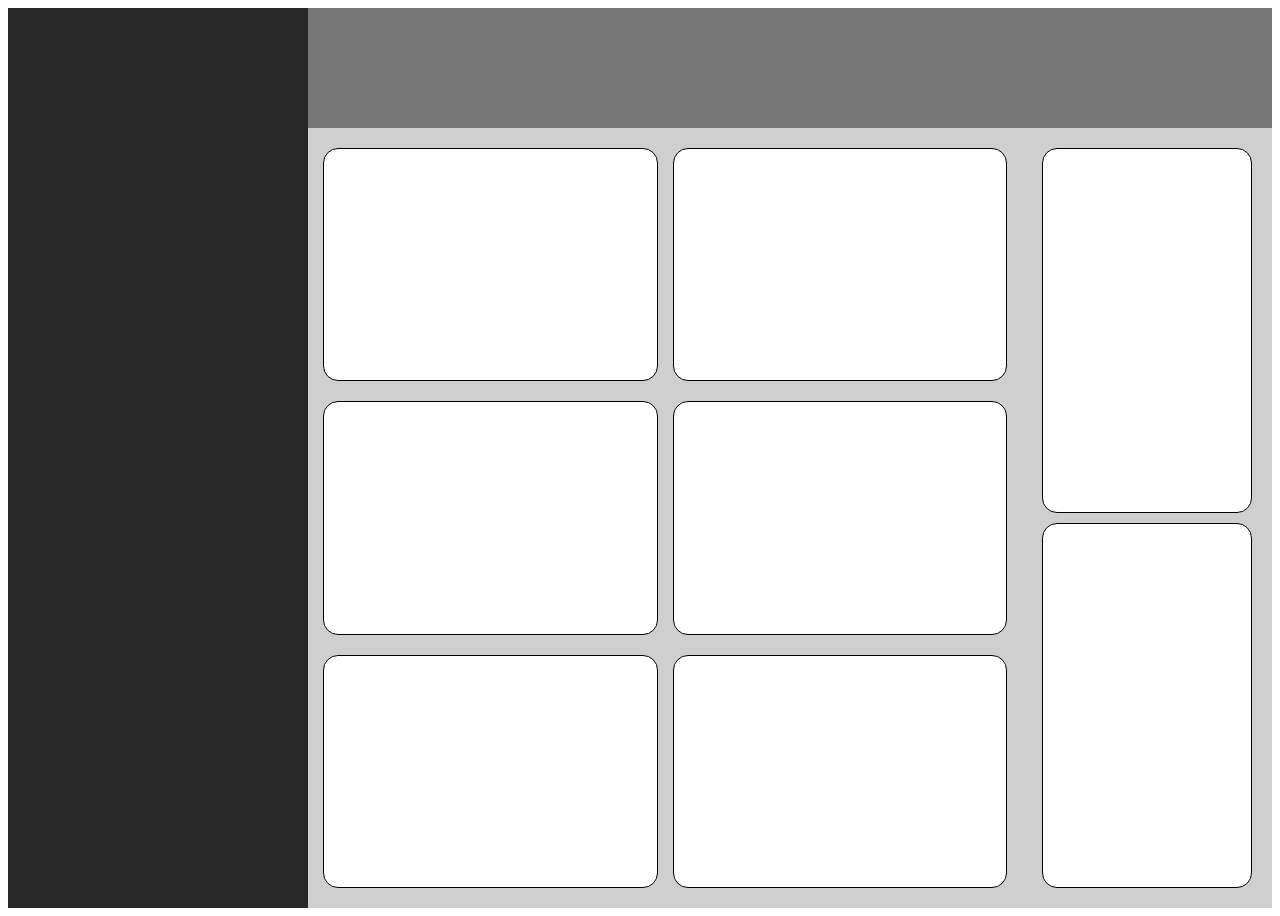
<file: Admin Dashbord/index.html>
<!DOCTYPE html>
<html lang="en">
<head>
    <meta charset="UTF-8">
    <meta http-equiv="X-UA-Compatible" content="IE=edge">
    <meta name="viewport" content="width=device-width, initial-scale=1.0">
    <title>Document</title>
    <link rel="stylesheet" href="style.css">
</head>
<body>
    <div class="grid-container">
        <header class="header"></header>
        <section class="side"></section>
        <section class="main">
            <div class="left">
                <div class="card card1"></div>
                <div class="card card2"></div>
                <div class="card card3"></div>
                <div class="card card4"></div>
                <div class="card card5"></div>
                <div class="card card6"></div>
            </div>
            <div class="right">
                <div class="card"></div>
                <div class="card"></div>
            </div>
        </section>
    </div>
</body>
</html>
</file>
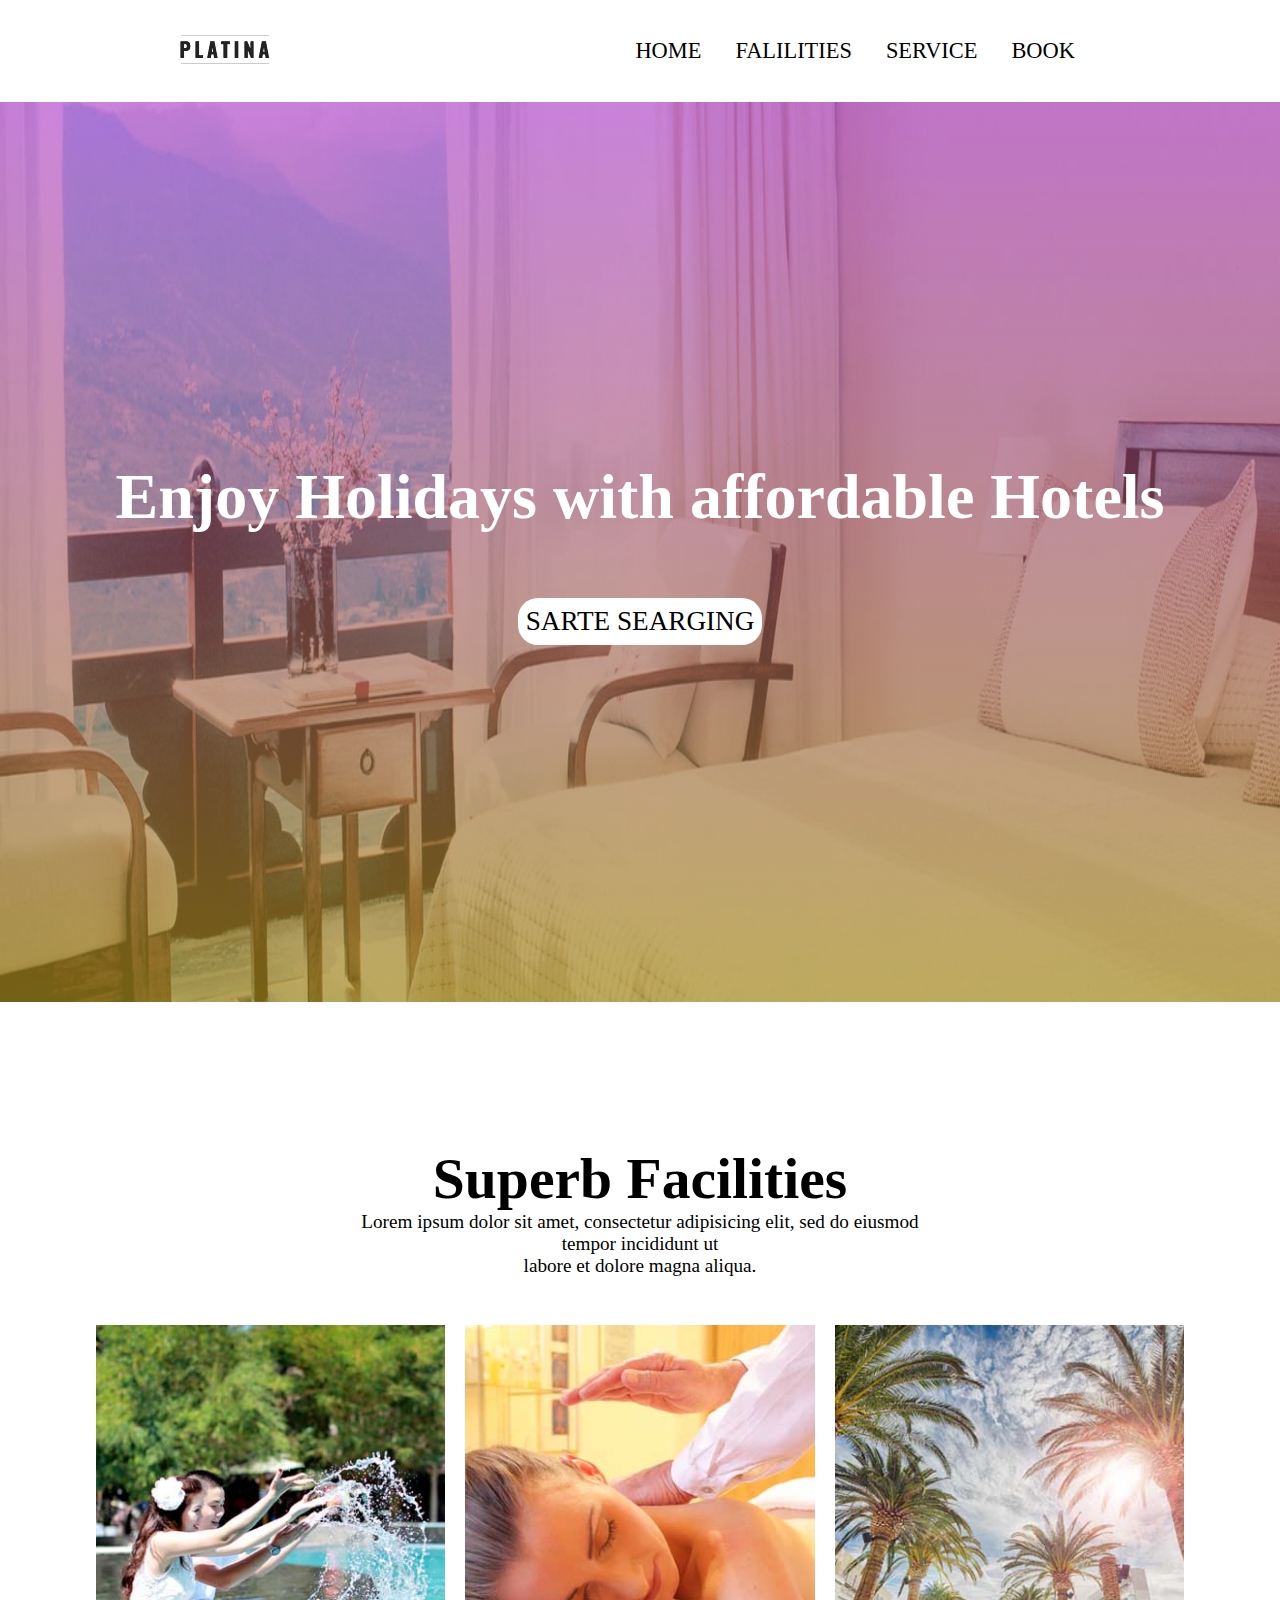
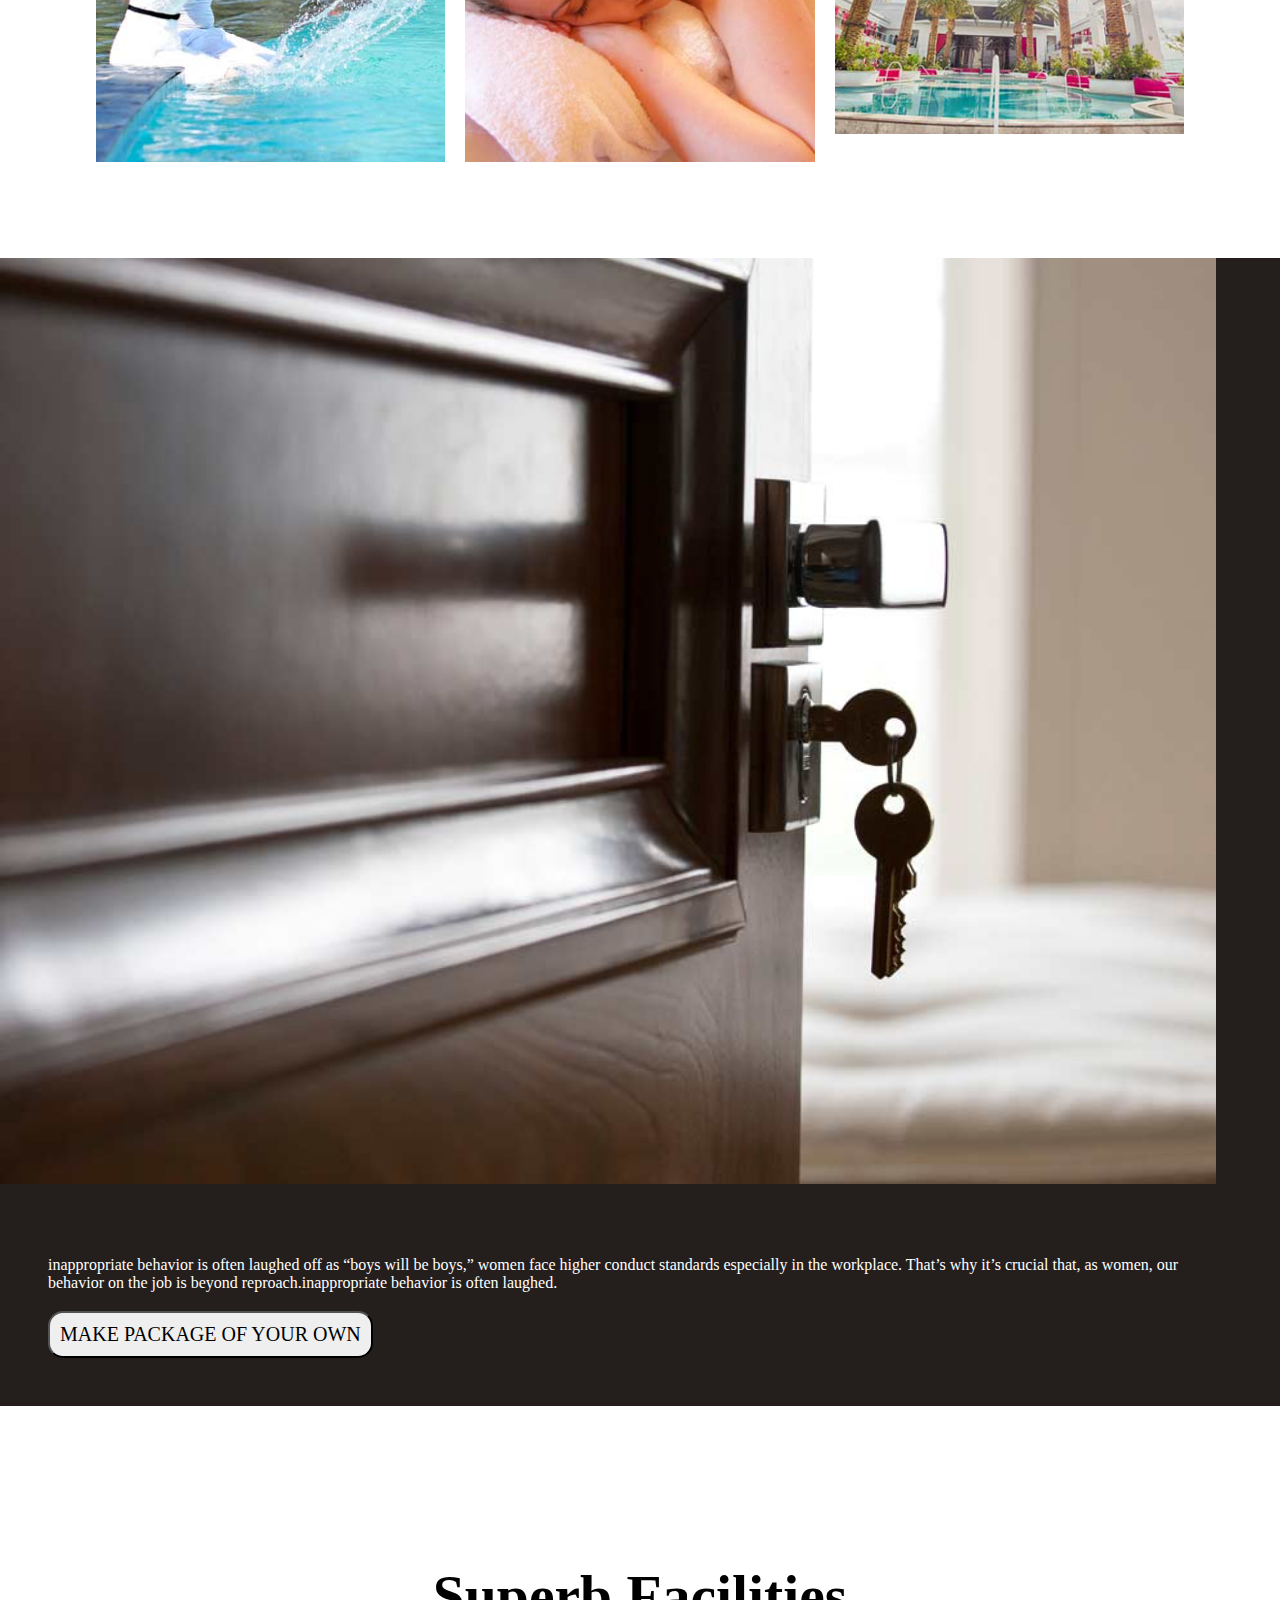
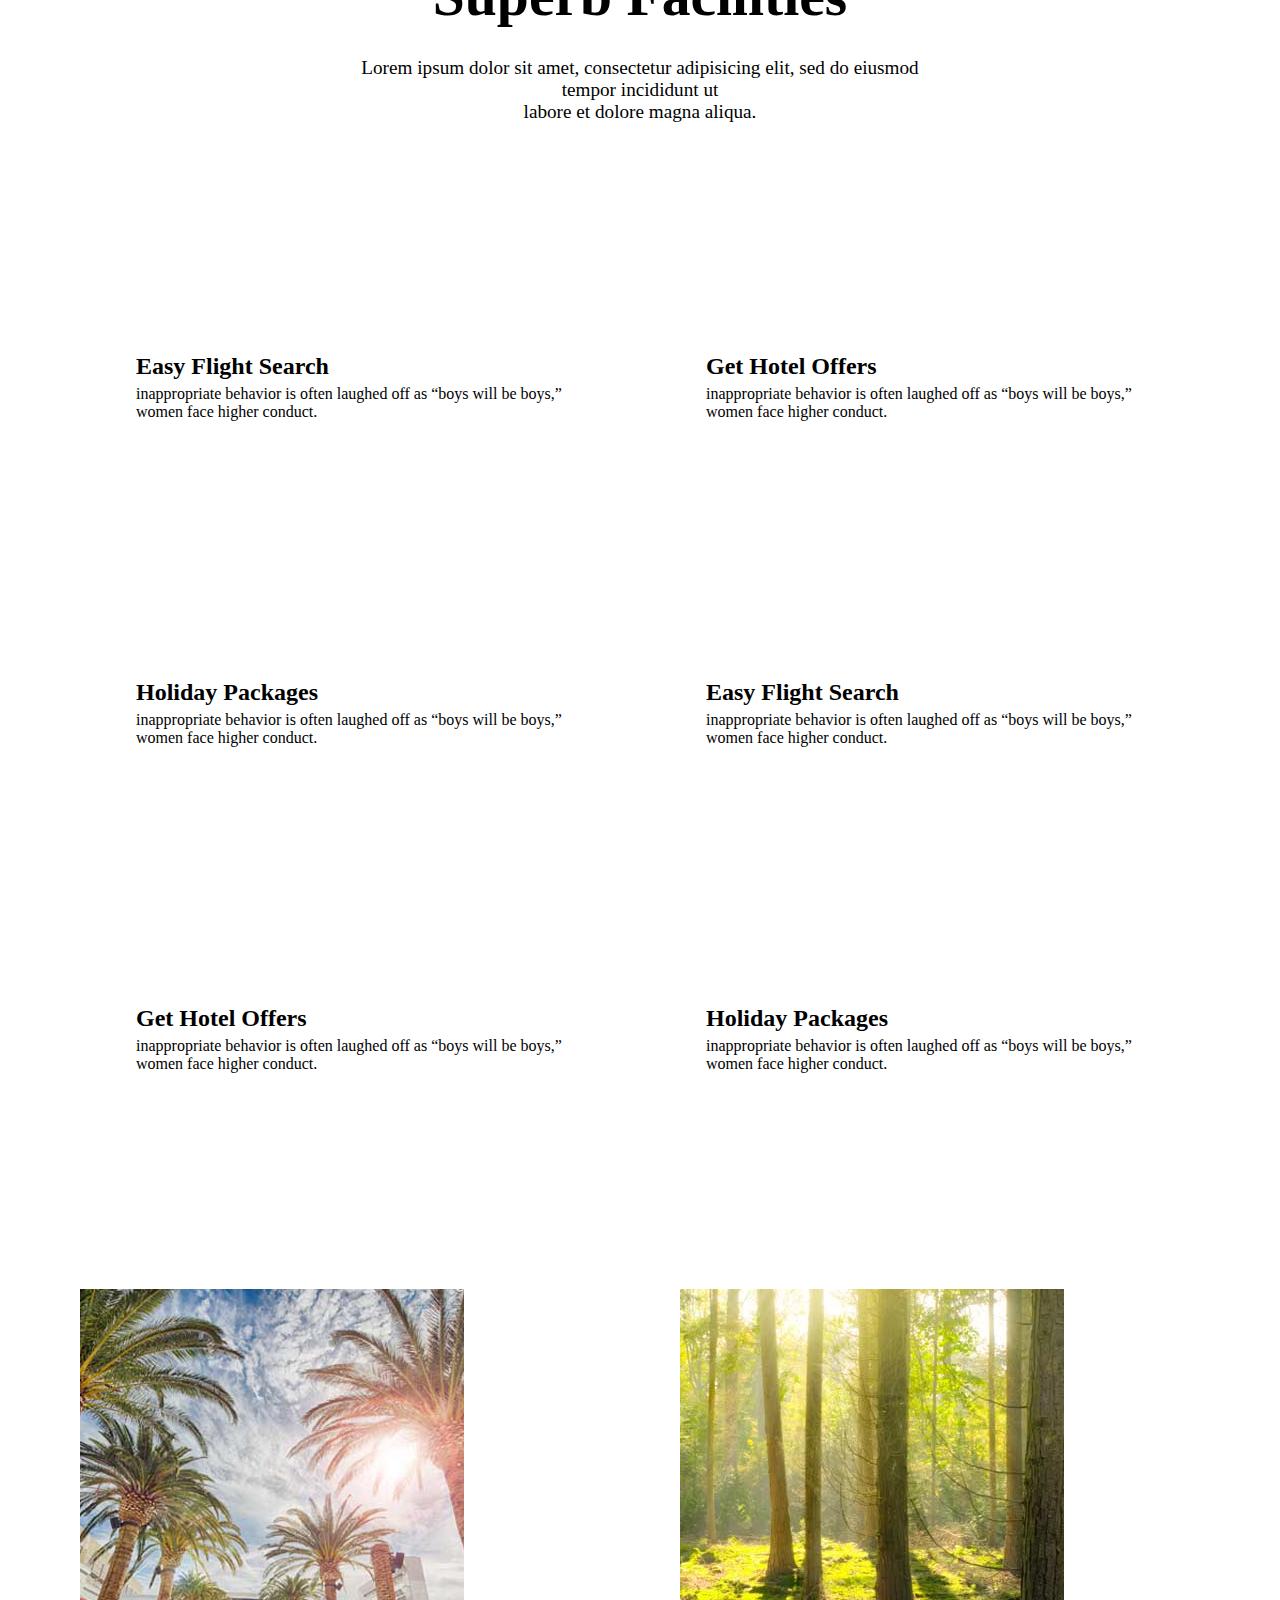
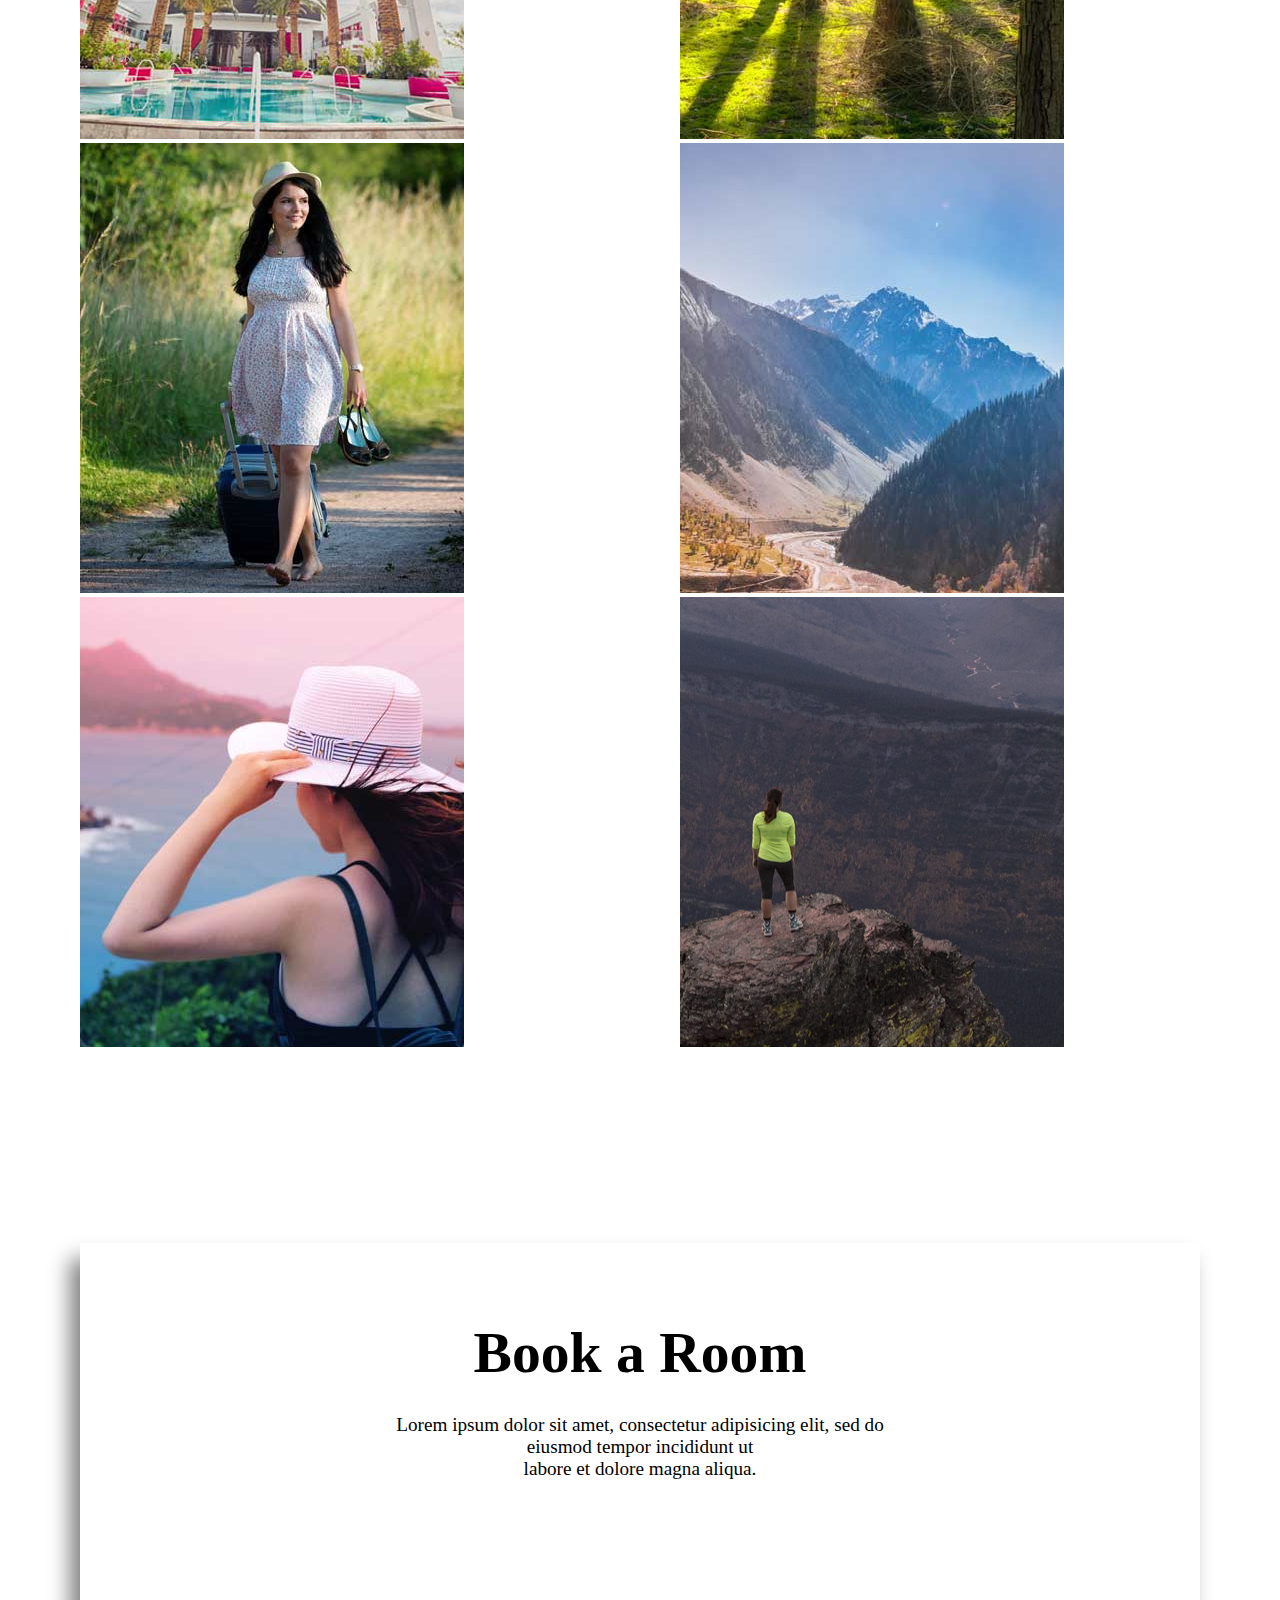
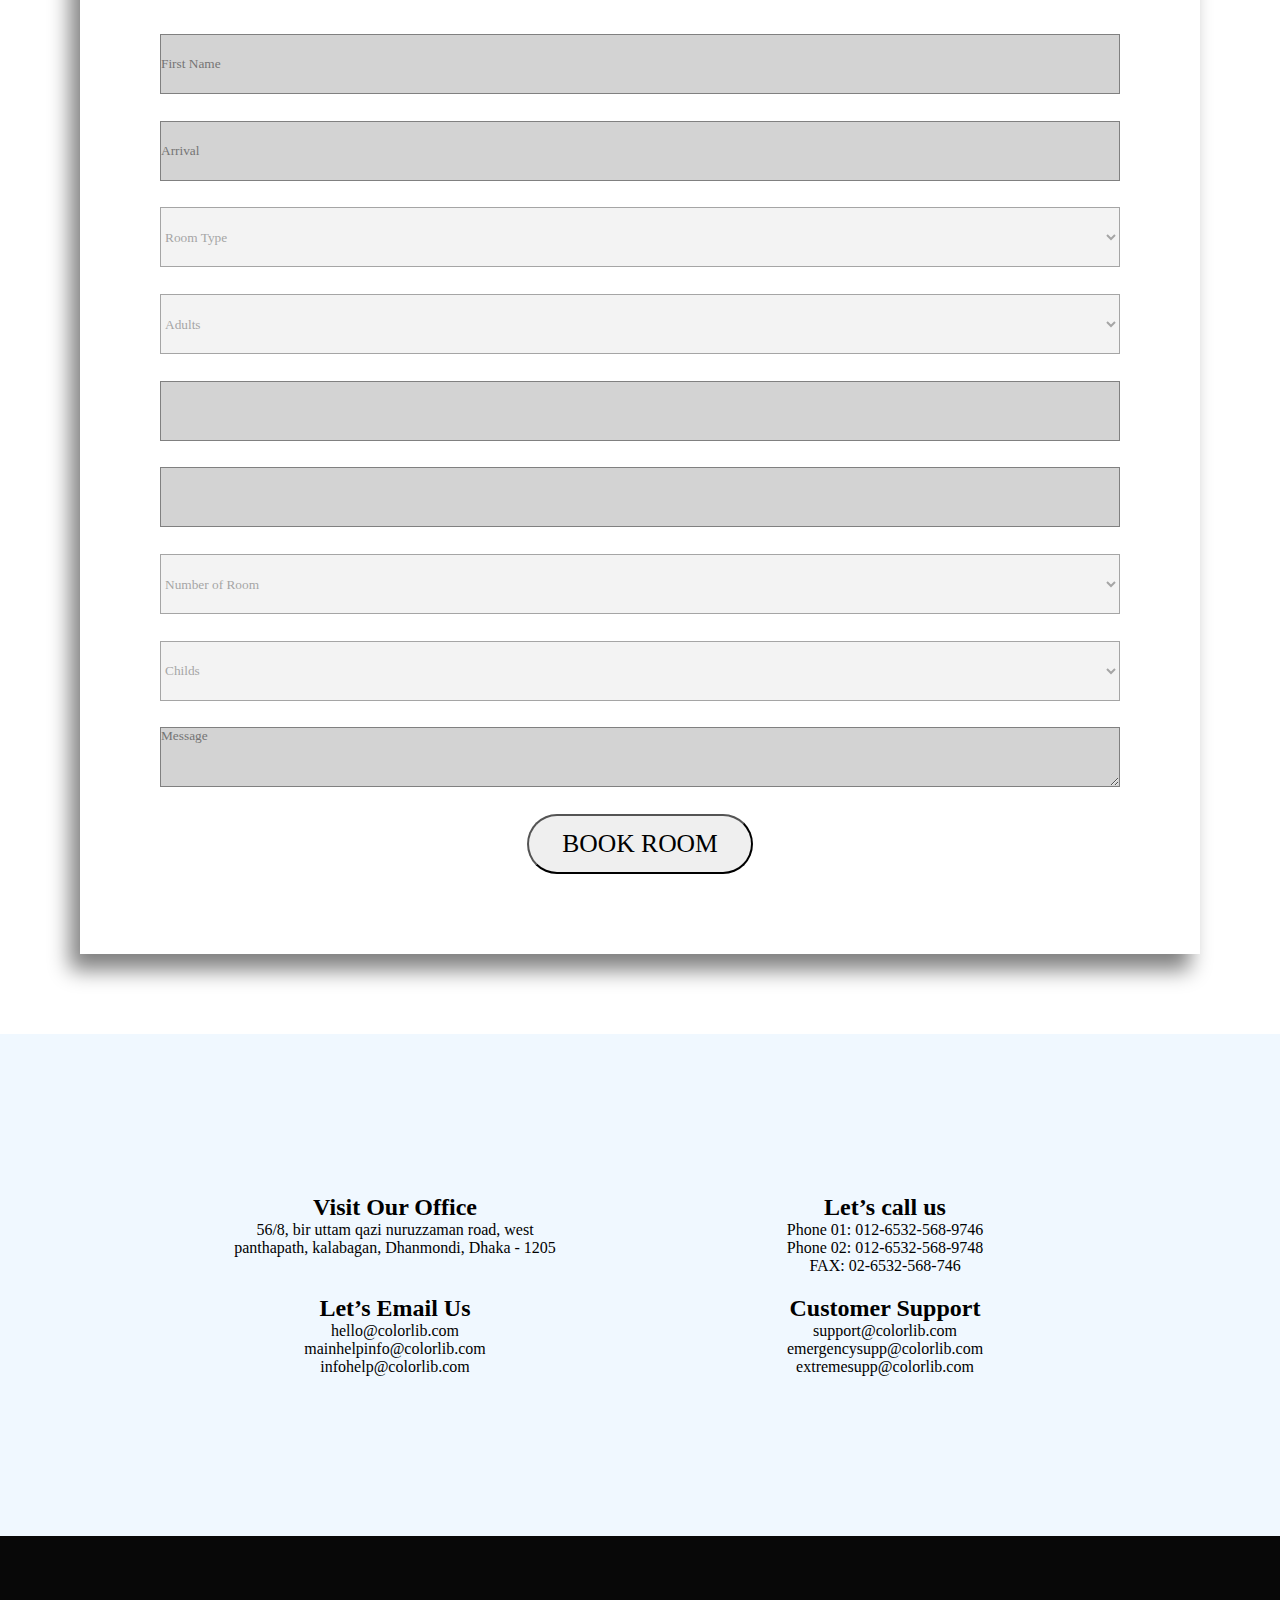
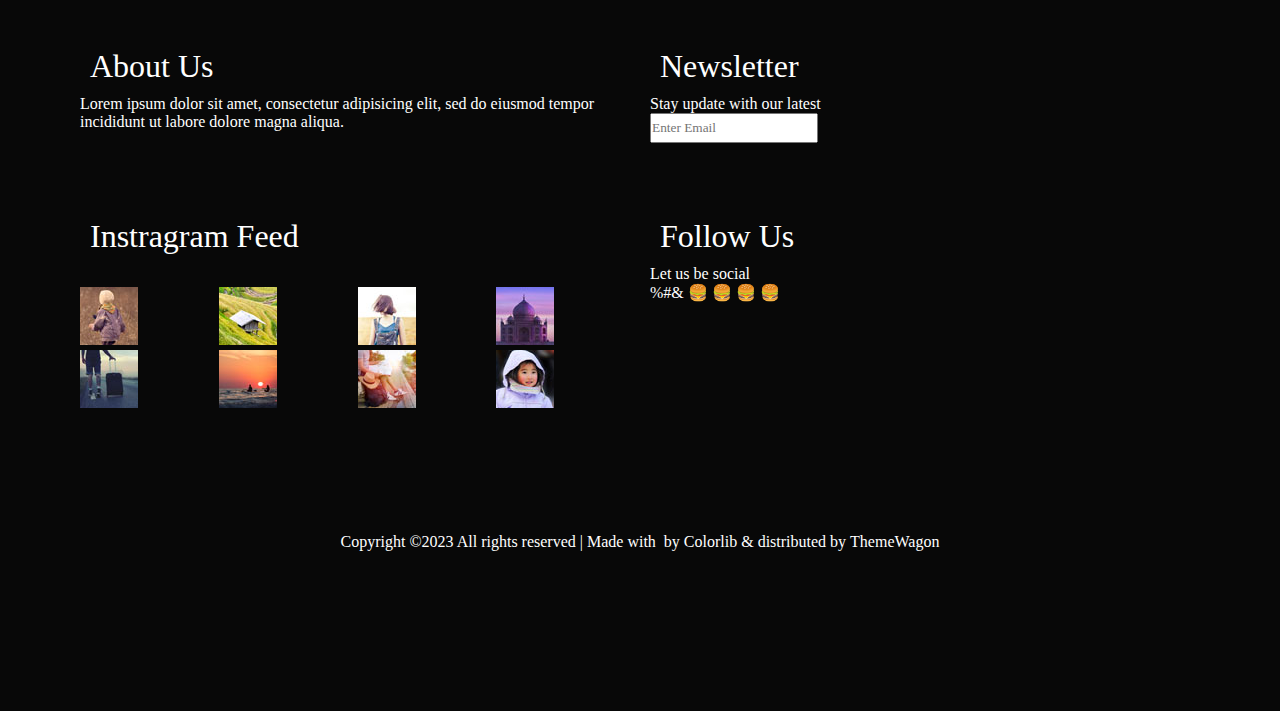
<file: Gradient websit with parallax effect/index.html>
<!DOCTYPE html>
<html lang="en">

<head>
  <meta charset="UTF-8">
  <meta name="viewport" content="width=device-width, initial-scale=1.0">
  <meta http-equiv="X-UA-Compatible" content="ie=edge">
  <title>Document</title>
  <link rel="stylesheet" href="style.css">
</head>

<body>
  <header>
    <div class="head-container">
      <div class="head-wrapper">
        <nav class="nav-bar">
          <div class="logo">
            <img src="./image/logo.png" alt="">
          </div>
          <div class="nav-bar">
            <ul>
              <li><a href="#home">HOME</a></li>
              <li><a href="#Facilities">FALILITIES</a></li>
              <li><a href="#service">SERVICE</a></li>
              <li><a href="#Book">BOOK</a></li>
            </ul>
          </div>
        </nav>
        <div class="parallax" id="home">
          <h1>Enjoy Holidays with affordable Hotels</h1>
          <a href="">SARTE SEARGING</a>
        </div>
      </div>
    </div>
  </header>

  <section>
    <div class="section-wapper" id="Facilities">
      <div class="content">
        <h2>Superb Facilities</h2>
        <p>Lorem ipsum dolor sit amet, consectetur adipisicing elit, sed do eiusmod <span>tempor incididunt ut</span>
          labore et dolore magna aliqua.</p>
      </div>
      <div class="img-container">
        <img src="./image/f1.jpg" alt="">
        <img src="./image/f2.jpg" alt="">
        <img src="./image/g1.jpg" alt="">
      </div>
    </div>
  </section>
  <section>
    <div class="section-wapper two">
      <div class="img-container">
        <img src="./image/about-img.jpg" alt="">
      </div>
      <div class="content">
        <p>inappropriate behavior is often laughed off as “boys will be boys,” women face higher conduct standards especially in the workplace. That’s why it’s crucial that, as women, our behavior on the job is beyond reproach.inappropriate behavior is often laughed.
        </p>
        <button>MAKE PACKAGE OF YOUR OWN</button>
      </div>
    </div>
  </section>

  <section class="section-three" id="service">
    <div class="wrapper">
      <div class="content">
        <h2>Superb Facilities</h2>
        <p>Lorem ipsum dolor sit amet, consectetur adipisicing elit, sed do eiusmod <span>tempor incididunt ut</span>
          labore et dolore magna aliqua.</p>
      </div>
      <div class="grid-view">
        <div class="grid item1">
          <div class="icon"></div>
          <div class="contants">
            <span>Easy Flight Search</span>
            <p>inappropriate behavior is often laughed off as “boys will be boys,” women face higher conduct.</p>
          </div>
        </div>
        <div class="grid item2">
          <div class="icon"></div>
          <div class="contants">
            <span>Get Hotel Offers</span>
            <p>inappropriate behavior is often laughed off as “boys will be boys,” women face higher conduct.</p>
          </div>
        </div>
        <div class="grid item3">
          <div class="icon"></div>
          <div class="contants">
            <span>Holiday Packages</span>
            <p>inappropriate behavior is often laughed off as “boys will be boys,” women face higher conduct.</p>
          </div>
        </div>
        <div class="grid item4">
          <div class="icon"></div>
          <div class="contants">
            <span>Easy Flight Search</span>
            <p>inappropriate behavior is often laughed off as “boys will be boys,” women face higher conduct.</p>
          </div>
        </div>
        <div class="grid item5">
          <div class="icon"></div>
          <div class="contants">
            <span>Get Hotel Offers</span>
            <p>inappropriate behavior is often laughed off as “boys will be boys,” women face higher conduct.</p>
          </div>
        </div>
        <div class="grid item6">
          <div class="icon"></div>
          <div class="contants">
            <span>Holiday Packages</span>
            <p>inappropriate behavior is often laughed off as “boys will be boys,” women face higher conduct.</p>
          </div>
        </div>
      </div>

      <div class="grid-imgage">
        <div class="img item1">
          <img src="./image/g1.jpg" alt="">
        </div>
        <div class="img item2">
          <img src="./image/g2.jpg" alt="">
        </div>
        <div class="img item3">
          <img src="./image/g3.jpg" alt="">
        </div>
        <div class="img item4">
          <img src="./image/g4.jpg" alt="">
        </div>
        <div class="img item5">
          <img src="./image/g5.jpg" alt="">
        </div>
        <div class="img item6">
          <img src="./image/g6.jpg" alt="">
        </div>
      </div>
      <div class="form-section" id="Book">
        <div class="form-wrapper">
          <div class="content">
            <h2>Book a Room</h2>
            <p>Lorem ipsum dolor sit amet, consectetur adipisicing elit, sed do <span> eiusmod tempor incididunt ut</span>
              labore et dolore magna aliqua.</p>
          </div>
          <div class="form">
            <input disabled type="text" placeholder="First Name">
            <input disabled type="text" placeholder="Arrival">
            <select disabled name="Room Type" id="">
              <option value="">Room Type</option>
            </select>
            <select disabled name="" id="">
              <option value="">Adults</option>
            </select>
            <input disabled type="text">
            <input disabled type="text">
            <select disabled name="" id="">
              <option value="">Number of Room</option>
            </select>
            <select disabled name="" id="">
              <option value="">Childs</option>
            </select>
            <textarea name="" id="" cols="30" rows="10" placeholder="Message "></textarea>
            <button>BOOK ROOM</button>
          </div>
        </div>
      </div>
    </div>
  </section>

  <footer>
    <div class="footer-wrapper">
      <div class="address">
        <div class="item item1">
          <span>Visit Our Office</span>
          <p>56/8, bir uttam qazi nuruzzaman road, west</p>
          <p>panthapath, kalabagan, Dhanmondi, Dhaka - 1205</p>

        </div>
        <div class="item item2">
          <span>Let’s call us</span>
          <p>Phone 01: 012-6532-568-9746</p>
          <p>Phone 02: 012-6532-568-9748<br>
            FAX: 02-6532-568-746</p>
        </div>
        <div class="item item3"><span>Let’s Email Us</span>
          <p>hello@colorlib.com</p>
          <p>mainhelpinfo@colorlib.com</p>
          <p>infohelp@colorlib.com</p>

        </div>
        <div class="item item4">
          <span>Customer Support</span>
          <p>support@colorlib.com</p>
          <p>emergencysupp@colorlib.com</p>
          <p>extremesupp@colorlib.com</p>
        </div>
      </div>
    </div>
    <div class="footr">
      <div class="foot-wrapper">
        <div class="about">
          <span>About Us</span>
          <p>Lorem ipsum dolor sit amet, consectetur adipisicing elit, sed do eiusmod tempor incididunt ut labore dolore magna aliqua.</p>
        </div>
        <div class="news">
          <span>Newsletter</span>
          <p>Stay update with our latest</p>
          <input type="email" placeholder="Enter Email">
        </div>
        <div class="imag-wrapper">
          <span>Instragram Feed</span>
          <div class="image-container">
            <img src="./image/i1.jpg" alt="" class="images">
            <img src="./image/i2.jpg" alt="" class="images">
            <img src="./image/i3.jpg" alt="" class="images">
            <img src="./image/i4.jpg" alt="" class="images">
            <img src="./image/i5.jpg" alt="" class="images">
            <img src="./image/i6.jpg" alt="" class="images">
            <img src="./image/i7.jpg" alt="" class="images">
            <img src="./image/i8.jpg" alt="" class="images">
          </div>
        </div>

        <div class="follow">
          <span>Follow Us</span>
          <p>Let us be social</p>
          %#&
          🍔 🍔 🍔 🍔
        </div>
      </div>
      <div class="footer-end">
        <p>Copyright ©2023 All rights reserved | Made with  by Colorlib & distributed by ThemeWagon</p>
      </div>

    </div>

  </footer>


</body>

</html>
</file>
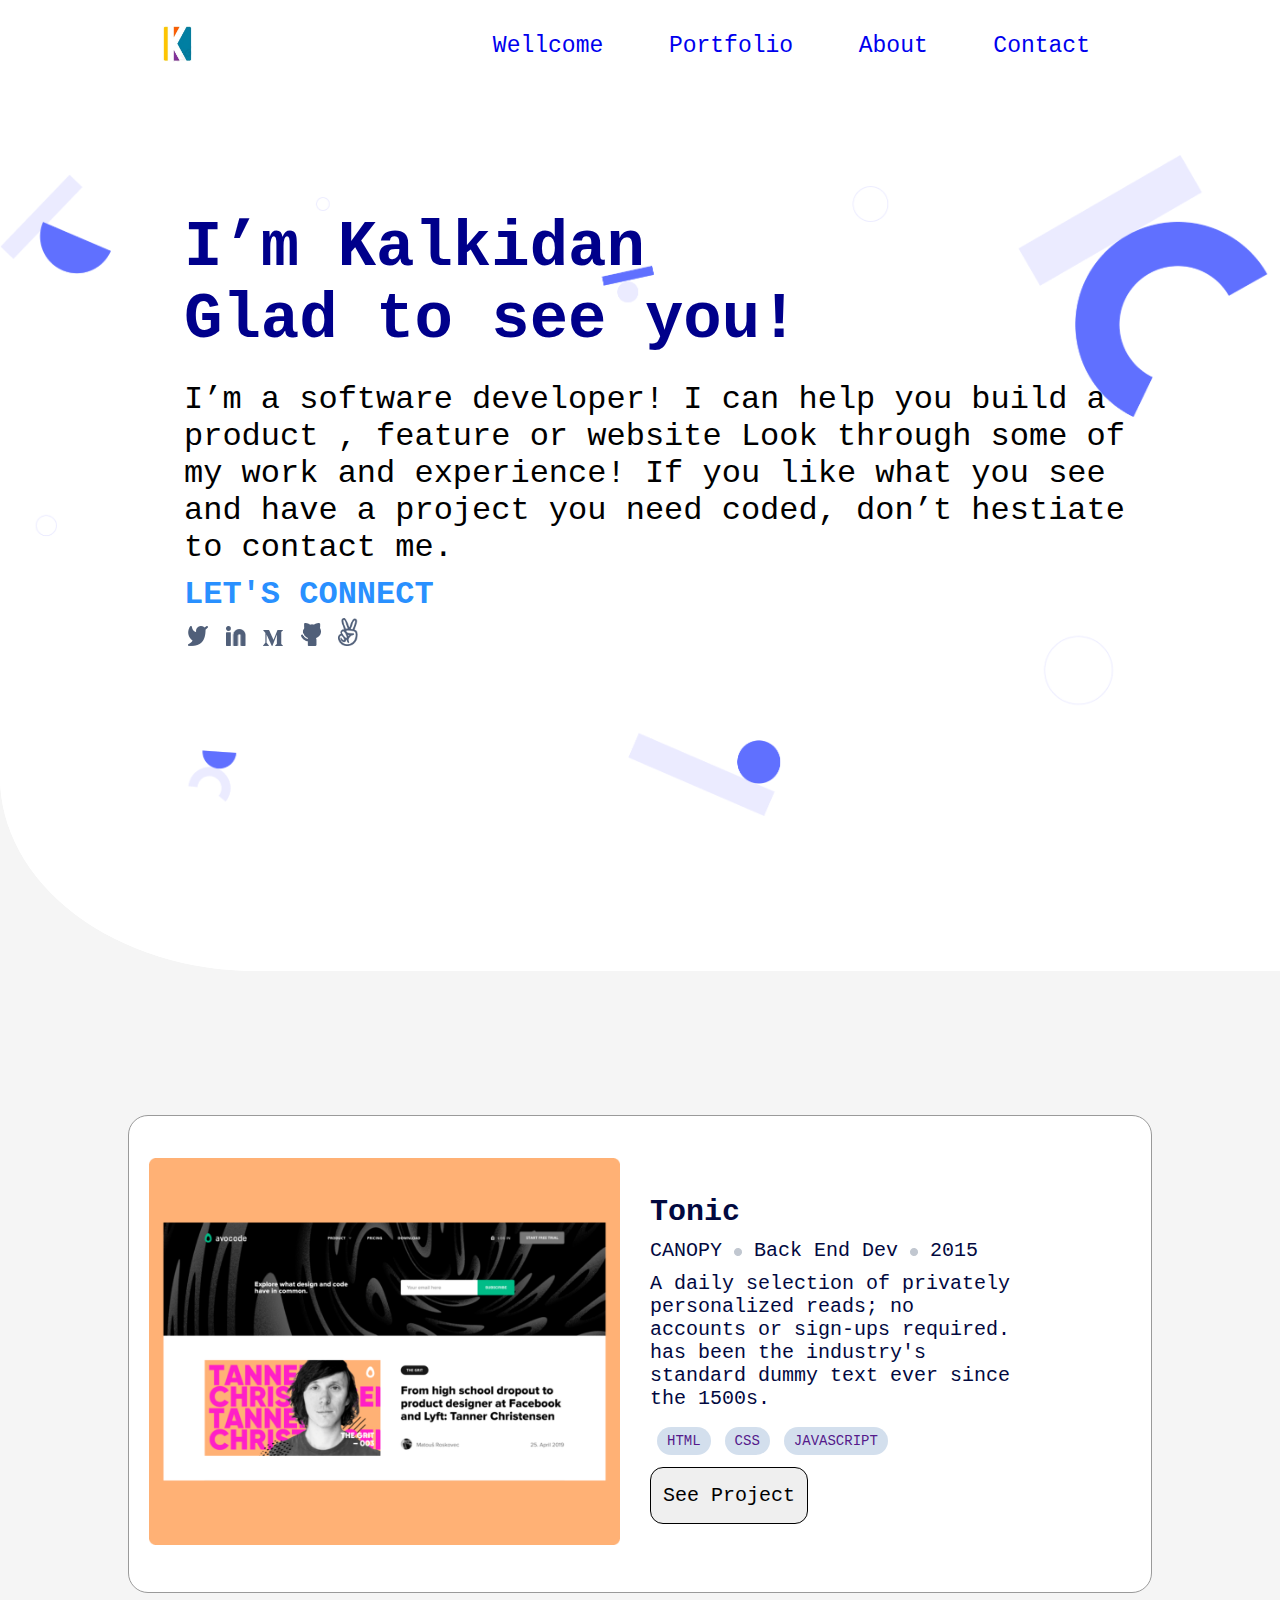
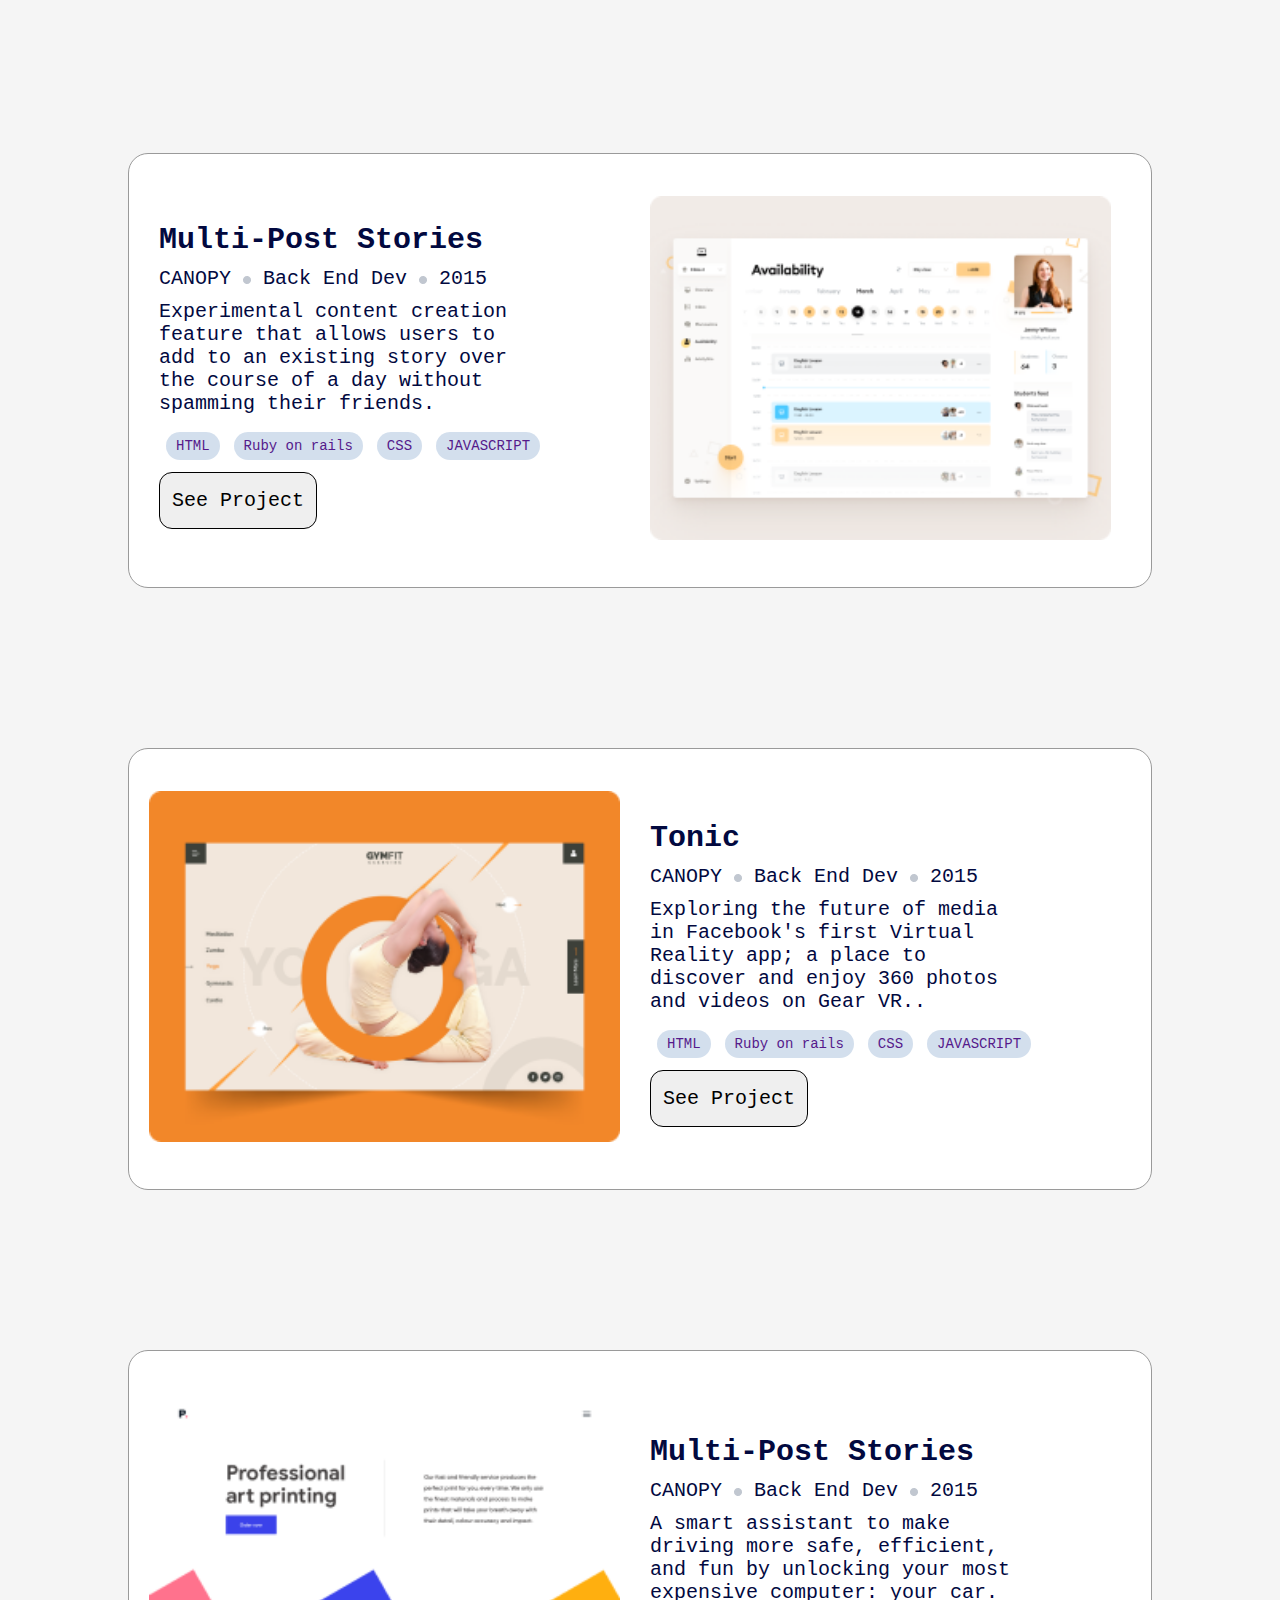
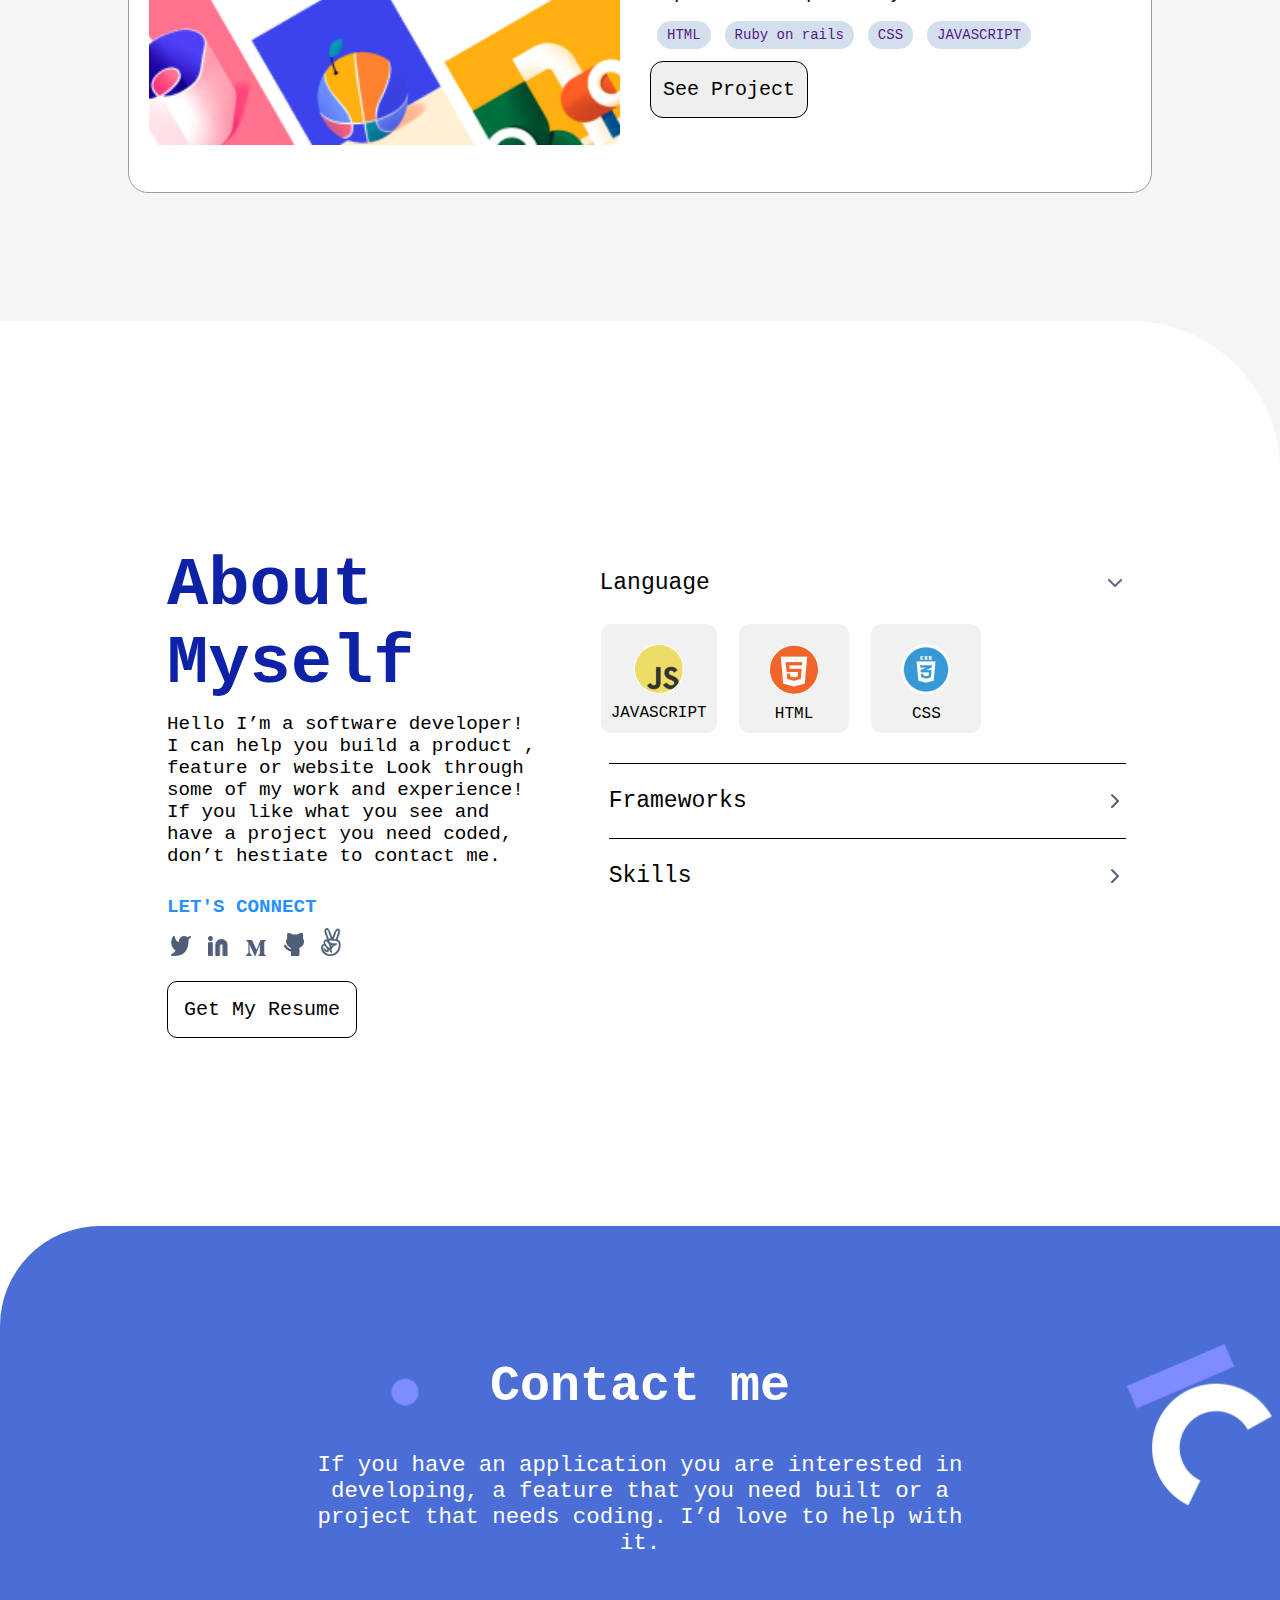
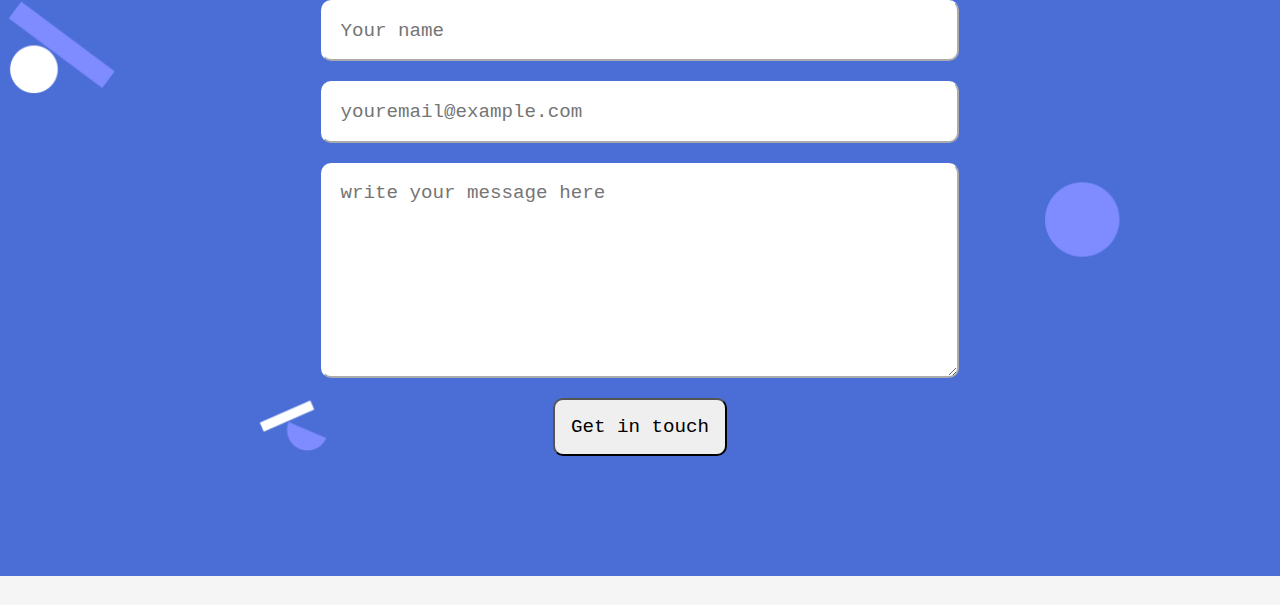
<file: Portfolio/index.html>
<!DOCTYPE html>
<html lang="en">

<head>
  <meta charset="UTF-8">
  <meta name="viewport" content="width=device-width, initial-scale=1.0">
  <meta http-equiv="X-UA-Compatible" content="ie=edge">
  <title>Document</title>
  <link rel="stylesheet" href="style.css">
</head>

<body>
  <div class="sidebar-overlay"></div>

  <header class="container">
    <div class="wrapper">
      <div class="nav_wrapper">
        <div class="nav">
          <div class="logo">
            <img src="img/kallogo.jpeg" alt="logo" width="30">
          </div>
          <div class="navigation">
            <nav>
              <ul>
                <li><a href="#wellcom">Wellcome</a></li>
                <li><a href="#portfolio">Portfolio</a></li>
                <li><a href="#about">About</a></li>
                <li><a href="#contact">Contact</a></li>
              </ul>
            </nav>
          </div>
          <img class="bar" src="img/Union.png" alt="">
        </div>
        <nav class="hidden">
          <button class="drawBtn">❌</button>
          <ul>
            <li><a href="#wellcom">Wellcome</a></li>
            <li><a href="#portfolio">Portfolio</a></li>
            <li><a href="#about">About</a></li>
            <li><a href="#contact">Contact</a></li>
          </ul>
        </nav>
      </div>
      <div id="wellcom">
        <div class="content-wrapper">
          <div class="content">
            <h1>I’m Kalkidan<br> Glad to see you!
            </h1>
          </div>
          <p>I’m a software developer! I can help you build a product , feature or website Look through some of my work and experience! If you like what you see and have a project you need coded, don’t hestiate to contact me.</p>
          <p class="p2"> LET'S CONNECT</p>
          <ul class="social-media">
            <li><a href=""><img src="img/twitter.png" alt=""></a></li>
            <li><a href=""><img src="img/Linkedin.png" alt=""></a></li>
            <li><a href=""><img src="img/Vector@2x.png" alt=""></a></li>
            <li><a href=""><img src="img/Github.png" alt=""></a></li>
            <li><a href=""><img src="img/crossfinger.png" alt=""></a></li>
          </ul>
        </div>
      </div>
    </div>
  </header>
  <div id="portfolio" class="portfolio">
    <div class="portfolio-wrapper">
      <div class="flex-container">
        <div class="card-image">
          <button class="closemodel">❌</button>
          <img src="img/Snapshootdsktp3.png" alt="">
        </div>
        <div class="card-content">
          <h2>Tonic</h2>
          <p>CANOPY <img src="img/Counter.png" alt=""> Back End Dev <img src="img/Counter.png" alt=""> 2015 </p>
          <p class="pp">A daily selection of privately personalized reads; no accounts or sign-ups required. has been the industry's standard dummy text ever since the 1500s.</p>
          <ul>
            <li><a href="">HTML</a></li>
            <li><a href="">CSS</a></li>
            <li><a href="">JAVASCRIPT</a></li>
          </ul>
          <button class="btnF">See Project</button>
        </div>
      </div>

      <div class="flex-container">
        <div class="card-image one">
          <button class="closemodel">❌</button>
          <img src="img/Snapshootmbl2.png" alt="">
        </div>
        <div class="card-content">
          <h2>Multi-Post Stories</h2>
          <p>CANOPY <img src="img/Counter.png" alt=""> Back End Dev <img src="img/Counter.png" alt=""> 2015 </p>
          <p class="pp">Experimental content creation feature that allows users to add to an existing story over the course of a day without spamming their friends.</p>
          <ul>
            <li><a href="">HTML</a></li>
            <li><a href="">Ruby on rails</a></li>
            <li><a href="">CSS</a></li>
            <li><a href="">JAVASCRIPT</a></li>
          </ul>
          <button class="btnF">See Project</button>
        </div>
      </div>

      <div class="flex-container">
        <div class="card-image">
          <button class="closemodel">❌</button>
          <img src="img/Snapshootmbl3.png" alt="">
        </div>
        <div class="card-content">
          <h2>Tonic</h2>
          <p>CANOPY <img src="img/Counter.png" alt=""> Back End Dev <img src="img/Counter.png" alt=""> 2015 </p>
          <p class="pp">Exploring the future of media in Facebook's first Virtual Reality app; a place to discover and enjoy 360 photos and videos on Gear VR..</p>
          <ul>
            <li><a href="">HTML</a></li>
            <li><a href="">Ruby on rails</a></li>
            <li><a href="">CSS</a></li>
            <li><a href="">JAVASCRIPT</a></li>
          </ul>
          <button class="btnF">See Project</button>
        </div>
      </div>


      <div class="flex-container">
        <div class="card-image">
          <button class="closemodel">❌</button>
          <img src="img/Snapshootmbl4.png" alt="">
        </div>
        <div class="card-content">
          <h2>Multi-Post Stories</h2>
          <p>CANOPY <img src="img/Counter.png" alt=""> Back End Dev <img src="img/Counter.png" alt=""> 2015 </p>
          <p class="pp">A smart assistant to make driving more safe, efficient, and fun by unlocking your most expensive computer: your car.</p>
          <ul>
            <li><a href="">HTML</a></li>
            <li><a href="">Ruby on rails</a></li>
            <li><a href="">CSS</a></li>
            <li><a href="">JAVASCRIPT</a></li>
          </ul>
          <button class="btnF">See Project</button>
        </div>
      </div>
    </div>
  </div>
  <div id="about" class="holder">
    <div class="about">
      <div class="about-wrapper">
        <div class="about-flexcontainer">
          <div class="about-left">
            <h2>About<span>Myself</span></h2>
            <p>Hello I’m a software developer! I can help you build a product , feature or website Look through some of my work and experience! If you like what you see and have a project you need coded, don’t hestiate to contact me.</p>
            <p class="p2"> LET'S CONNECT</p>
            <ul class="social-media">
              <li><a href=""><img src="img/twitter.png" alt=""></a></li>
              <li><a href=""><img src="img/Linkedin.png" alt=""></a></li>
              <li><a href=""><img src="img/Vector@2x.png" alt=""></a></li>
              <li><a href=""><img src="img/Github.png" alt=""></a></li>
              <li><a href=""><img src="img/crossfinger.png" alt=""></a></li>
            </ul>
            <button class="resBtn">Get My Resume</button>
          </div>
          <div class="about-right">
            <div class="heade">Language <img src="img/Disabled.png" alt=""></div>
            <div class="about-container">
              <div class="img-container">
                <img src="img/Ellipse_js.png" alt="">
                <p>JAVASCRIPT</p>
              </div>
              <div class="img-container">
                <img src="img/Ellipse_html.png" alt="">
                <p>HTML</p>
              </div>
              <div class="img-container ">
                <img src="img/Ellipse_css.png" alt="">
                <p>CSS</p>
              </div>
            </div>
            <div class="about-foot">
              <div class="fram first">
                <span>Frameworks</span> <img src="img/right.png" alt="">
              </div>
              <div class="fram">
                <span>Skills</span> <img src="img/right.png" alt="">
              </div>
            </div>
          </div>

        </div>
      </div>
    </div>
    <div id="contact" class="contact">
      <div class="contact-wrapper">
        <div class="contact-info">
          <h2>Contact me</h2>
          <p>If you have an application you are interested in developing, a feature that you need built or a project that needs coding. I’d love to help with it.</p>
          <div class="form">
            <input class="input" type="text" placeholder="Your name">
            <input class="input" type="email" placeholder="youremail@example.com">
            <textarea class="input" name="" id="" cols="20" rows="8" placeholder="write your message here"></textarea>
            <input type="button" value="Get in touch">
          </div>
        </div>

      </div>
    </div>
  </div>
  <script src="./script.js"></script>
</body>

  </html>
</file>
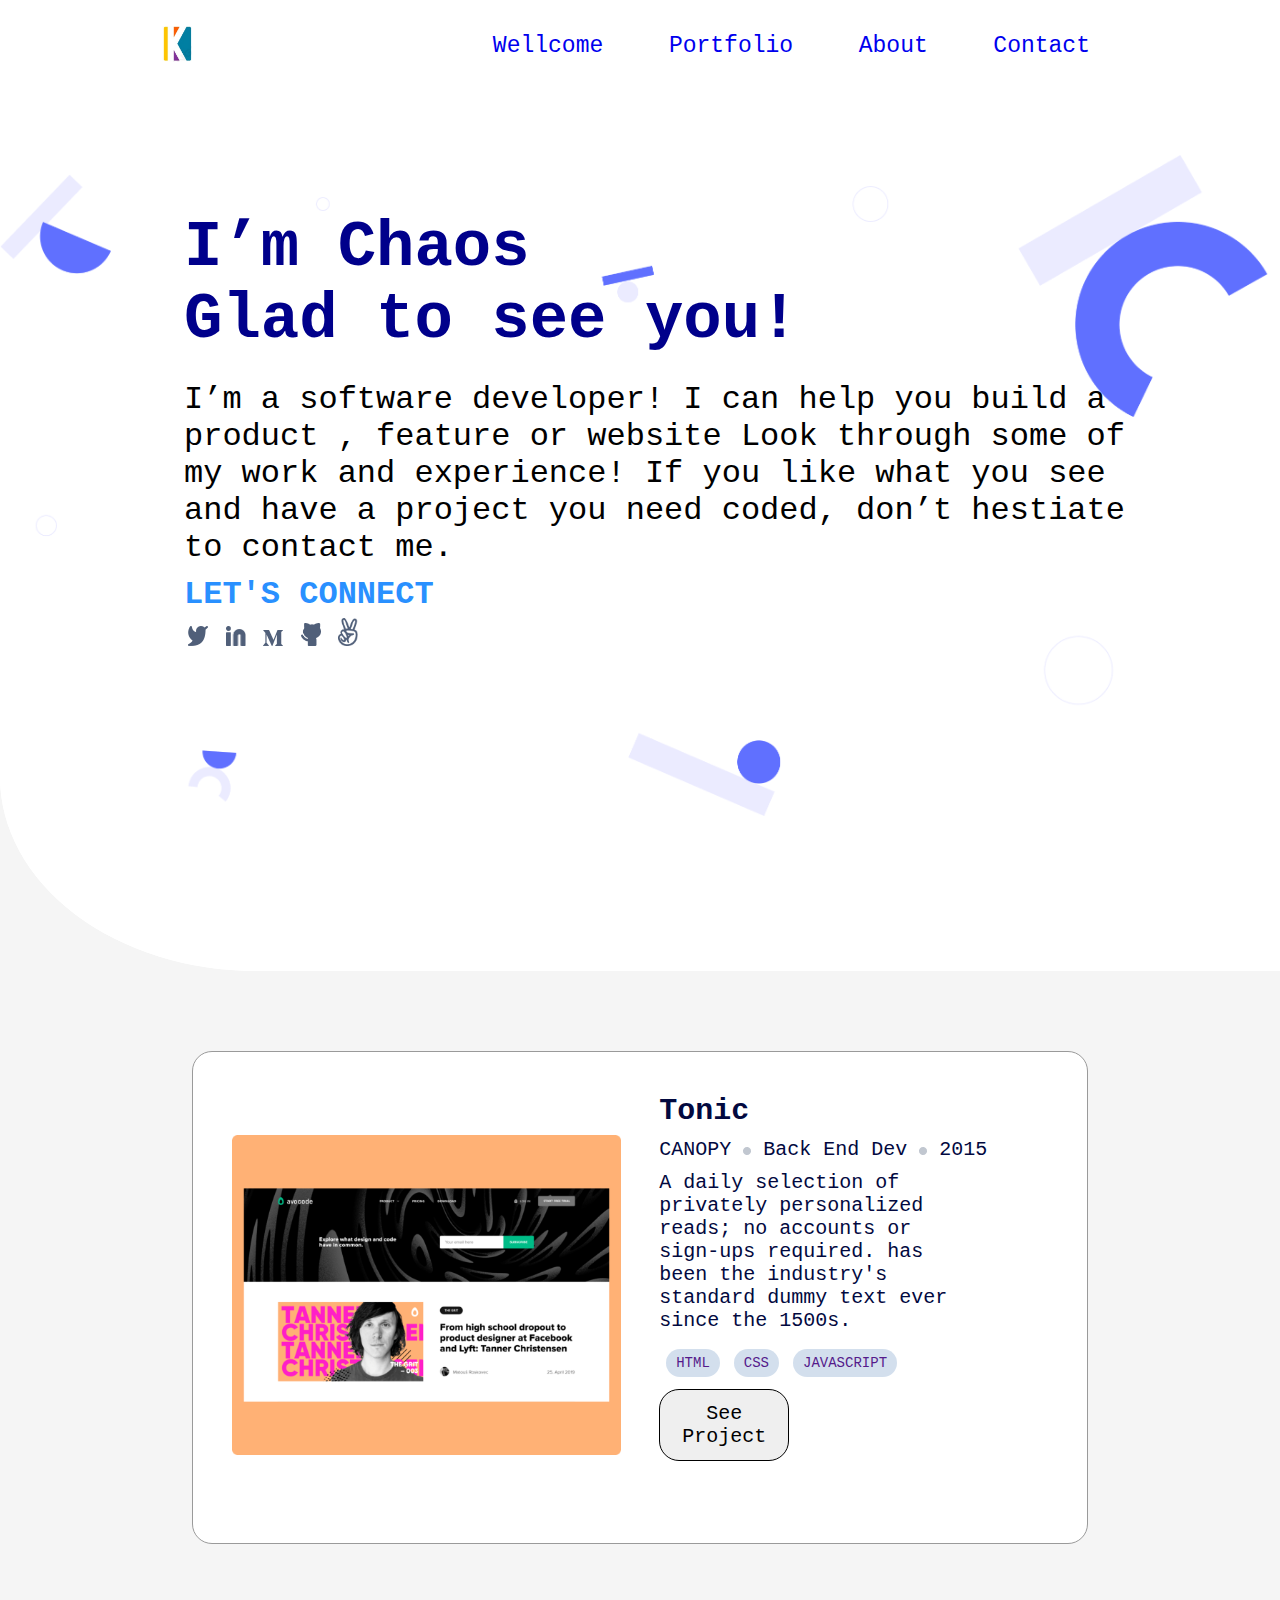
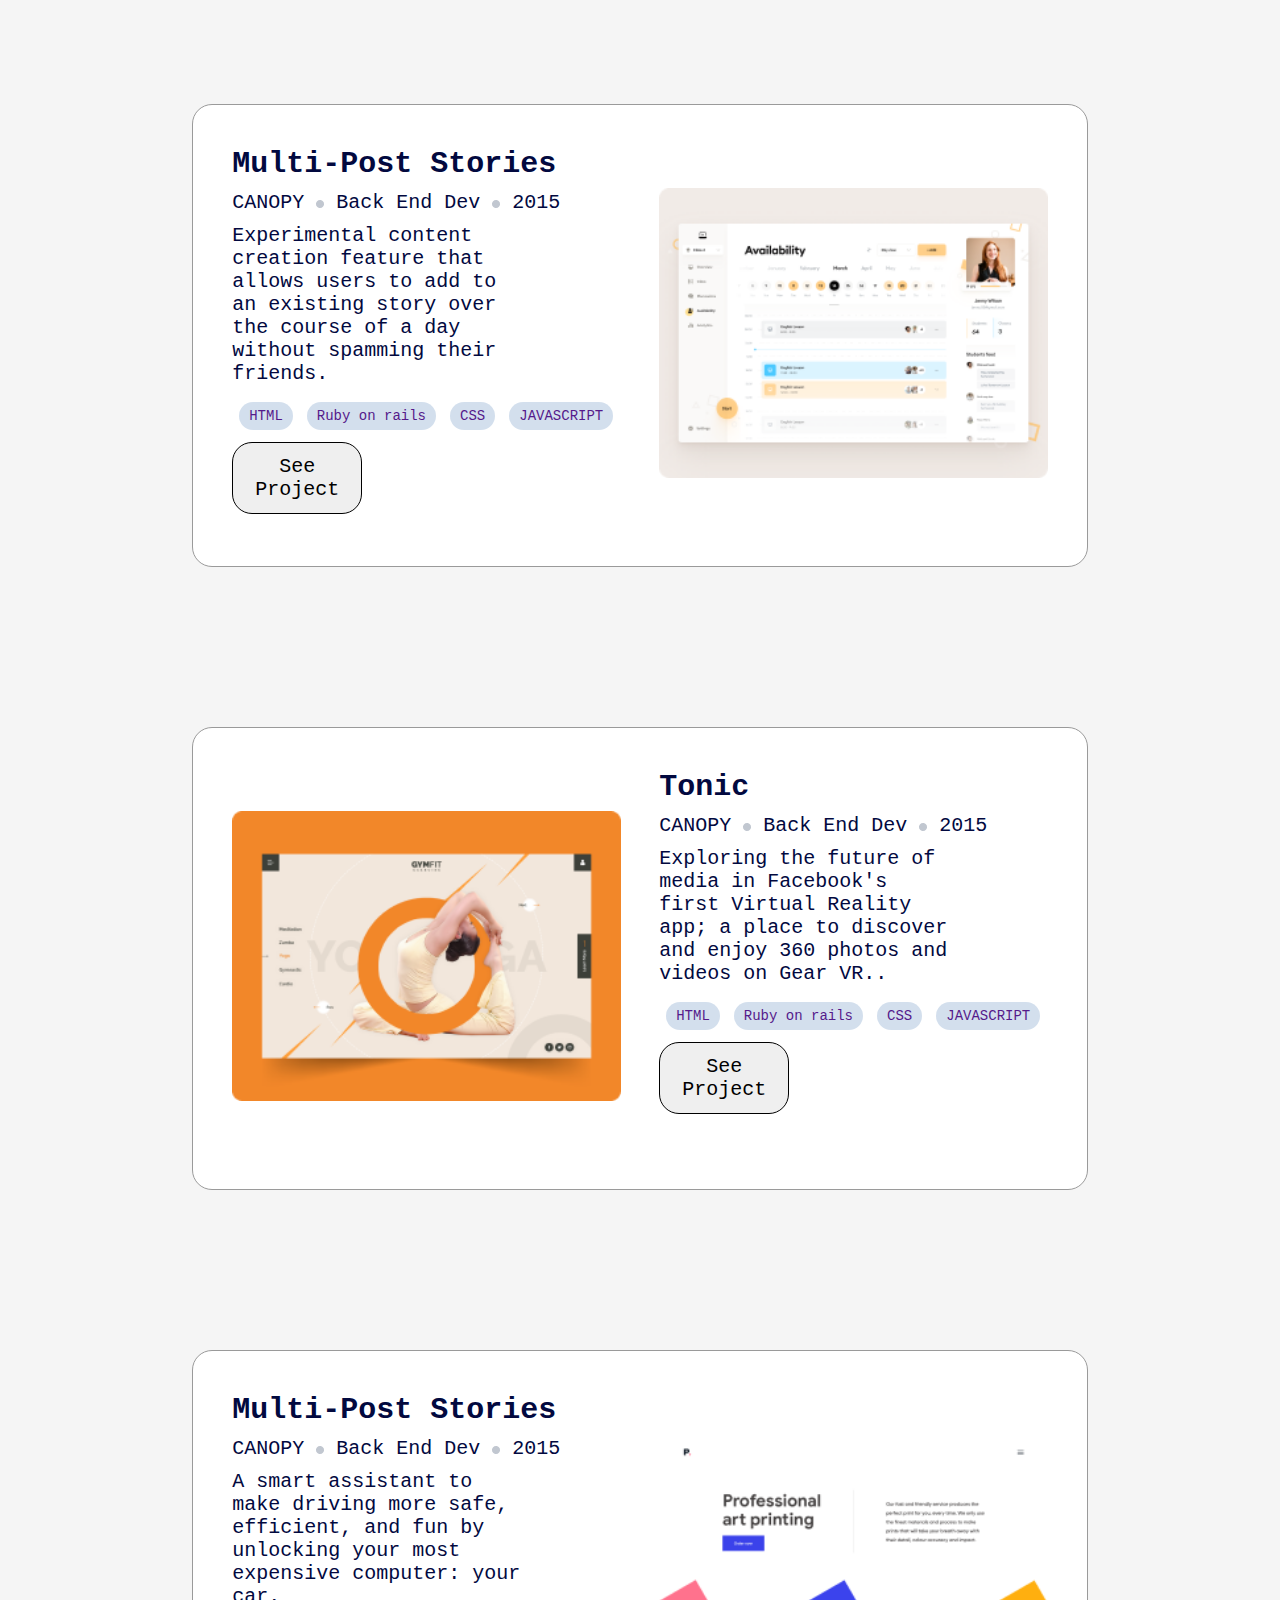
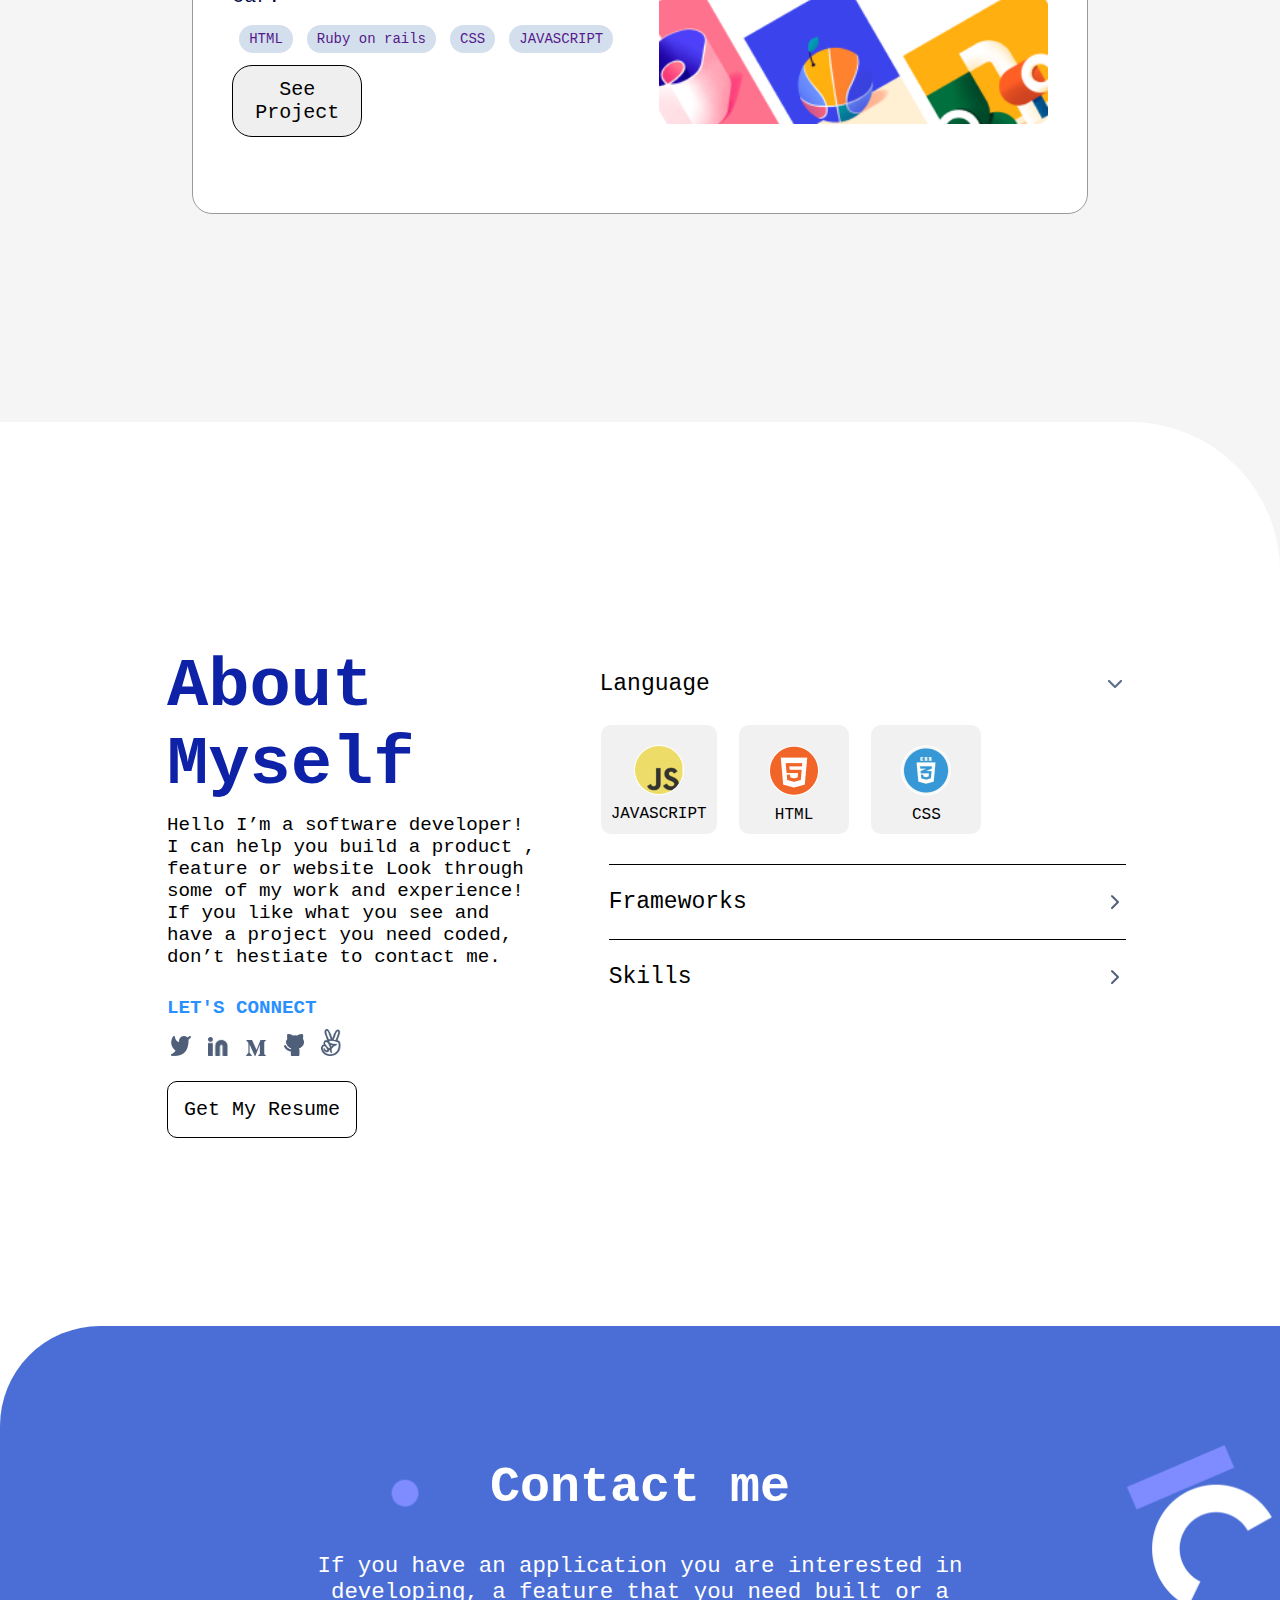
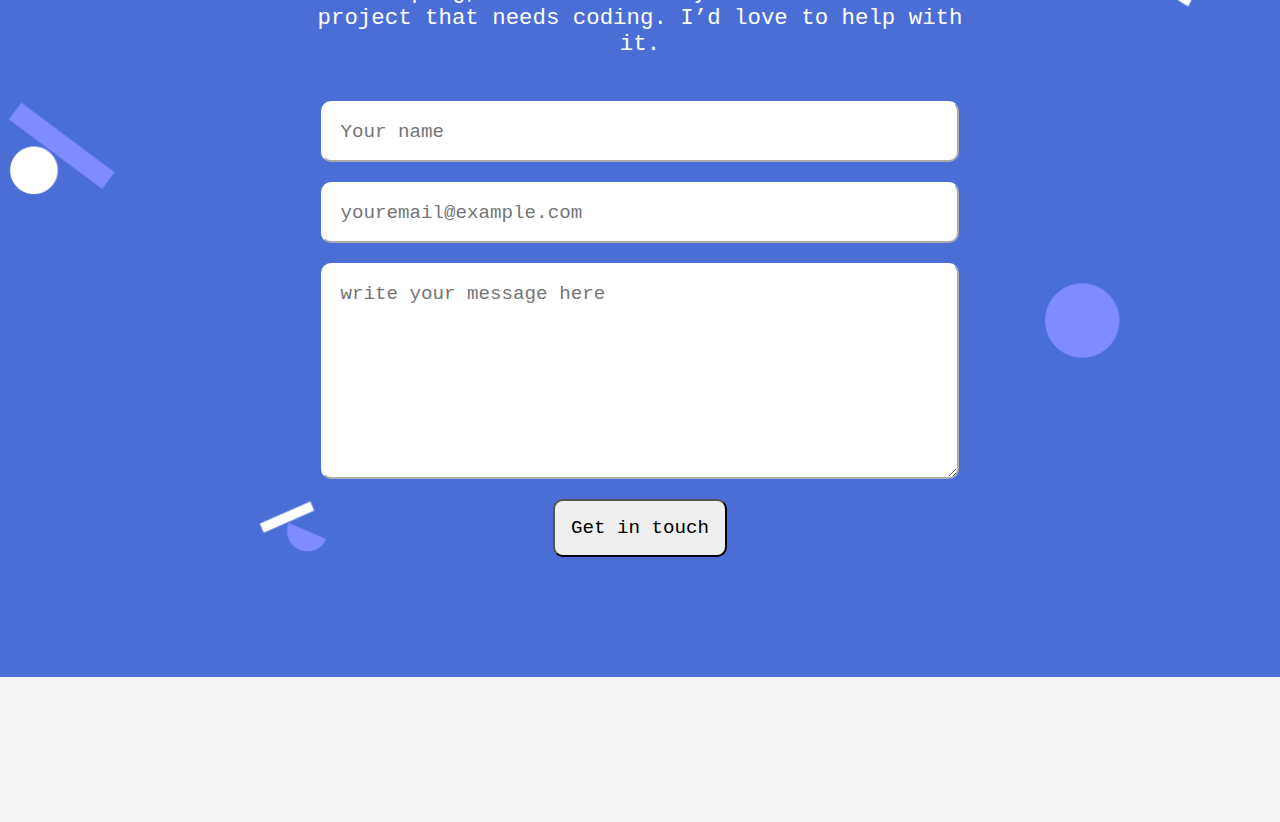
<file: project_2/index.html>
<!DOCTYPE html>
<html lang="en">

<head>
  <meta charset="UTF-8">
  <meta name="viewport" content="width=device-width, initial-scale=1.0">
  <meta http-equiv="X-UA-Compatible" content="ie=edge">
  <title>Document</title>
  <link rel="stylesheet" href="style.css">
</head>

<body>
  <header class="container">
    <div class="wrapper">
      <div class="nav_wrapper">
        <div class="nav">
          <div class="logo">
            <img src="./img/kallogo.jpeg" alt="Zewdiemc" width="30">
          </div>
          <div class="navigation">
            <nav>
              <ul>
                <li><a href="#wellcom">Wellcome</a></li>
                <li><a href="#portfolio">Portfolio</a></li>
                <li><a href="#about">About</a></li>
                <li><a href="#contact">Contact</a></li>
              </ul>
            </nav>
          </div>
          <img class="bar" src="./img/Union.png" alt="">
        </div>
      </div>
      <div id="wellcom">
        <div class="content-wrapper">
          <div class="content">
            <h1>I’m Chaos<br> Glad to see you!
            </h1>
          </div>
          <p>I’m a software developer! I can help you build a product , feature or website Look through some of my work and experience! If you like what you see and have a project you need coded, don’t hestiate to contact me.</p>
          <p class="p2"> LET'S CONNECT</p>
          <ul class="social-media">
            <li><a href=""><img src="./img/twitter.png" alt=""></a></li>
            <li><a href=""><img src="./img/Linkedin.png" alt=""></a></li>
            <li><a href=""><img src="./img/Vector@2x.png" alt=""></a></li>
            <li><a href=""><img src="./img/Github.png" alt=""></a></li>
            <li><a href=""><img src="./img/crossfinger.png" alt=""></a></li>
          </ul>
        </div>
      </div>
    </div>
  </header>
  <div id="portfolio" class="portfolio">
    <div class="portfolio-wrapper">
      <div class="flex-container">
        <div class="card-image"><img src="./img/Snapshootdsktp3.png" alt="">
        </div>
        <div class="card-content">
          <h2>Tonic</h2>
          <p>CANOPY <img src="./img/Counter.png" alt=""> Back End Dev <img src="./img/Counter.png" alt=""> 2015 </p>
          <p class="pp">A daily selection of privately personalized reads; no accounts or sign-ups required. has been the industry's standard dummy text ever since the 1500s.</p>
          <ul>
            <li><a href="">HTML</a></li>
            <li><a href="">CSS</a></li>
            <li><a href="">JAVASCRIPT</a></li>
          </ul>
          <button>See Project</button>
        </div>
      </div>

      <div class="flex-container">
        <div class="card-image one"><img src="./img/Snapshootmbl2.png" alt=""></div>
        <div class="card-content">
          <h2>Multi-Post Stories</h2>
          <p>CANOPY <img src="./img/Counter.png" alt=""> Back End Dev <img src="./img/Counter.png" alt=""> 2015 </p>
          <p class="pp">Experimental content creation feature that allows users to add to an existing story over the course of a day without spamming their friends.</p>
          <ul>
            <li><a href="">HTML</a></li>
            <li><a href="">Ruby on rails</a></li>
            <li><a href="">CSS</a></li>
            <li><a href="">JAVASCRIPT</a></li>
          </ul>
          <button>See Project</button>
        </div>
      </div>

      <div class="flex-container">
        <div class="card-image"><img src="./img/Snapshootmbl3.png" alt=""></div>
        <div class="card-content">
          <h2>Tonic</h2>
          <p>CANOPY <img src="./img/Counter.png" alt=""> Back End Dev <img src="./img/Counter.png" alt=""> 2015 </p>
          <p class="pp">Exploring the future of media in Facebook's first Virtual Reality app; a place to discover and enjoy 360 photos and videos on Gear VR..</p>
          <ul>
            <li><a href="">HTML</a></li>
            <li><a href="">Ruby on rails</a></li>
            <li><a href="">CSS</a></li>
            <li><a href="">JAVASCRIPT</a></li>
          </ul>
          <button>See Project</button>
        </div>
      </div>


      <div class="flex-container">
        <div class="card-image one"><img src="./img/Snapshootmbl4.png" alt=""></div>
        <div class="card-content">
          <h2>Multi-Post Stories</h2>
          <p>CANOPY <img src="./img/Counter.png" alt=""> Back End Dev <img src="./img/Counter.png" alt=""> 2015 </p>
          <p class="pp">A smart assistant to make driving more safe, efficient, and fun by unlocking your most expensive computer: your car.</p>
          <ul>
            <li><a href="">HTML</a></li>
            <li><a href="">Ruby on rails</a></li>
            <li><a href="">CSS</a></li>
            <li><a href="">JAVASCRIPT</a></li>
          </ul>
          <button>See Project</button>
        </div>
      </div>
    </div>
  </div>
  <div id="about" class="holder">
    <div class="about">
      <div class="about-wrapper">
        <div class="about-flexcontainer">
          <div class="about-left">
            <h2>About<span>Myself</span></h2>
            <p>Hello I’m a software developer! I can help you build a product , feature or website Look through some of my work and experience! If you like what you see and have a project you need coded, don’t hestiate to contact me.</p>
            <p class="p2"> LET'S CONNECT</p>
            <ul class="social-media">
              <li><a href=""><img src="./img/twitter.png" alt=""></a></li>
              <li><a href=""><img src="./img/Linkedin.png" alt=""></a></li>
              <li><a href=""><img src="./img/Vector@2x.png" alt=""></a></li>
              <li><a href=""><img src="./img/Github.png" alt=""></a></li>
              <li><a href=""><img src="./img/crossfinger.png" alt=""></a></li>
            </ul>
            <button>Get My Resume</button>
          </div>
          <div class="about-right">
            <div class="heade">Language <img src="./img/Disabled.png" alt=""></div>
            <div class="about-container">
              <div class="img-container">
                <img src="./img/Ellipse_js.png" alt="">
                <p>JAVASCRIPT</p>
              </div>
              <div class="img-container">
                <img src="./img/Ellipse_html.png" alt="">
                <p>HTML</p>
              </div>
              <div class="img-container ">
                <img src="./img/Ellipse_css.png" alt="">
                <p>CSS</p>
              </div>
            </div>
            <div class="about-foot">
              <div class="fram first">
                <span>Frameworks</span> <img src="./img/right.png" alt="">
              </div>
              <div class="fram">
                <span>Skills</span> <img src="./img/right.png" alt="">
              </div>
            </div>
          </div>

        </div>
      </div>
    </div>
    <div id="contact" class="contact">
      <div class="contact-wrapper">
        <div class="contact-info">
          <h2>Contact me</h2>
          <p>If you have an application you are interested in developing, a feature that you need built or a project that needs coding. I’d love to help with it.</p>
          <div class="form">
            <input class="input" type="text" placeholder="Your name">
            <input class="input" type="email" placeholder="youremail@example.com">
            <textarea class="input" name="" id="" cols="20" rows="8" placeholder="write your message here"></textarea>
            <input type="button" value="Get in touch">
          </div>
        </div>

      </div>
    </div>
  </div>
</body>

</html>
</file>
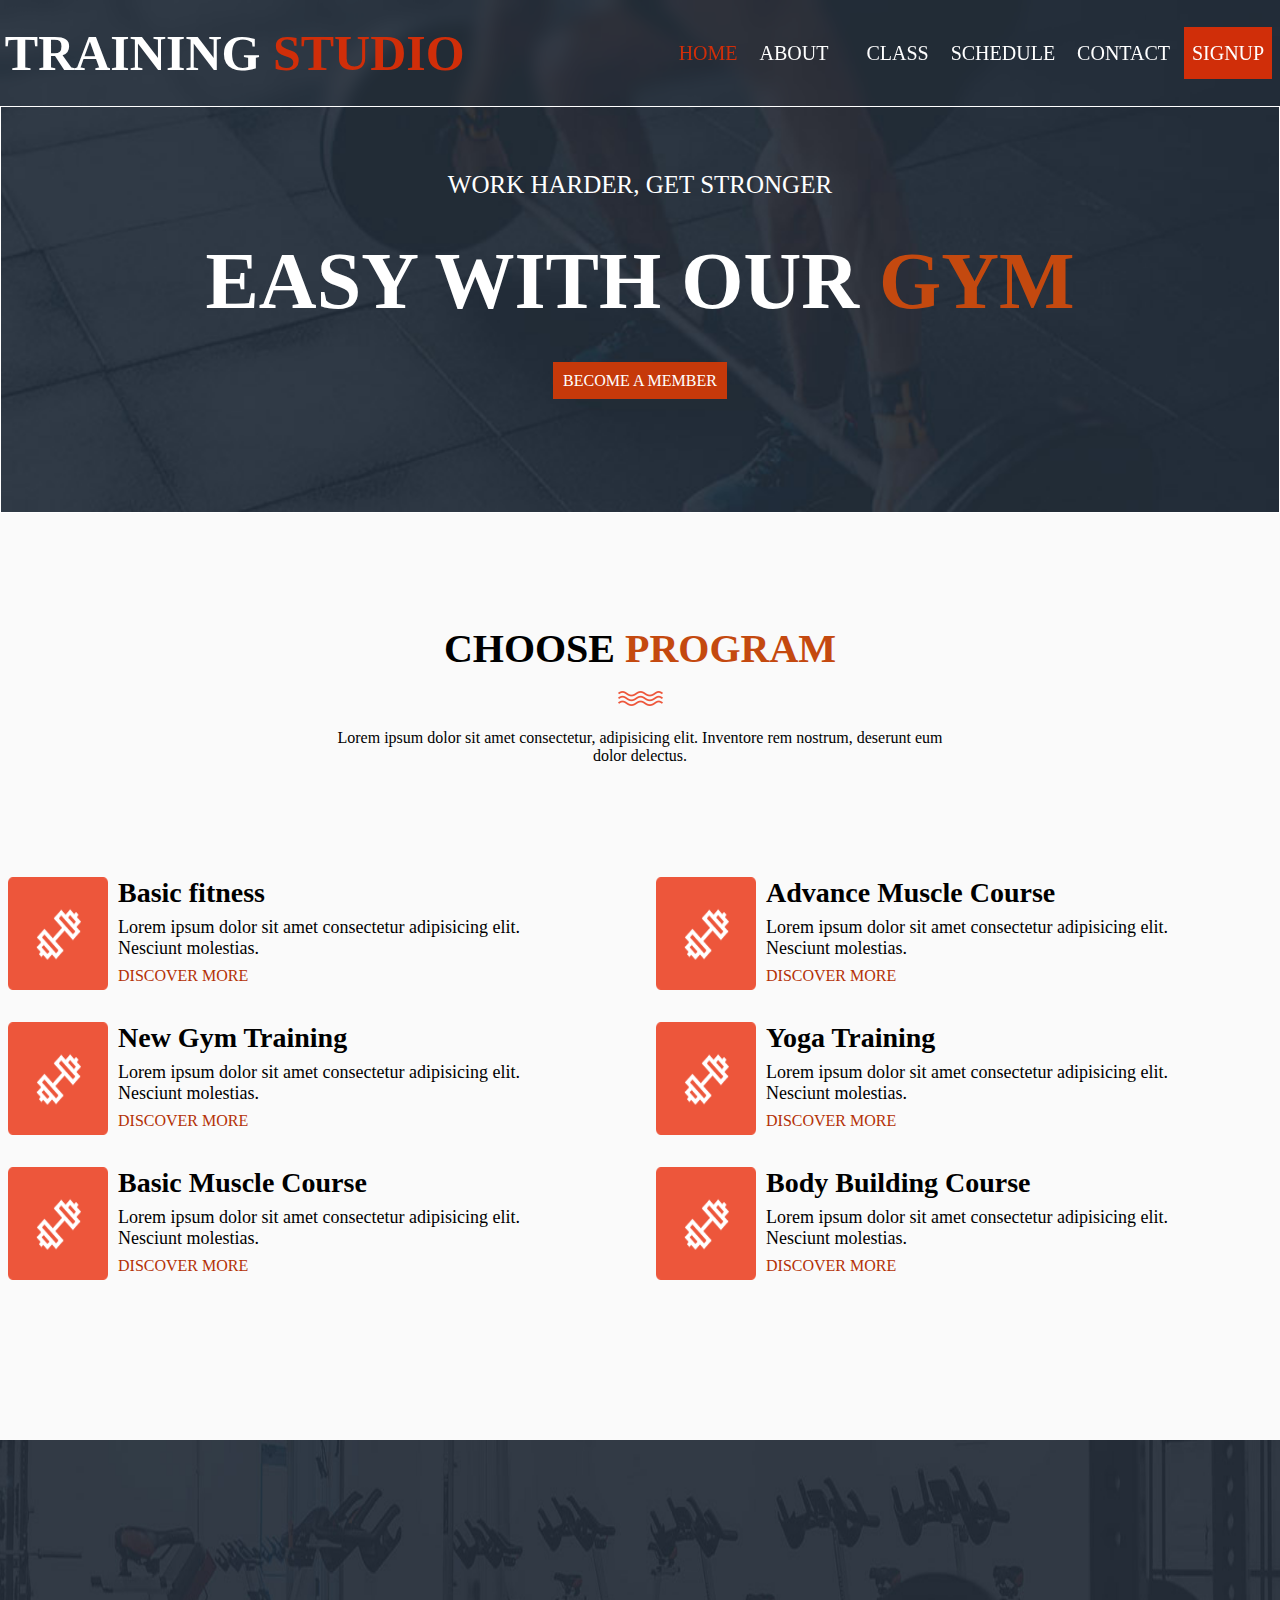
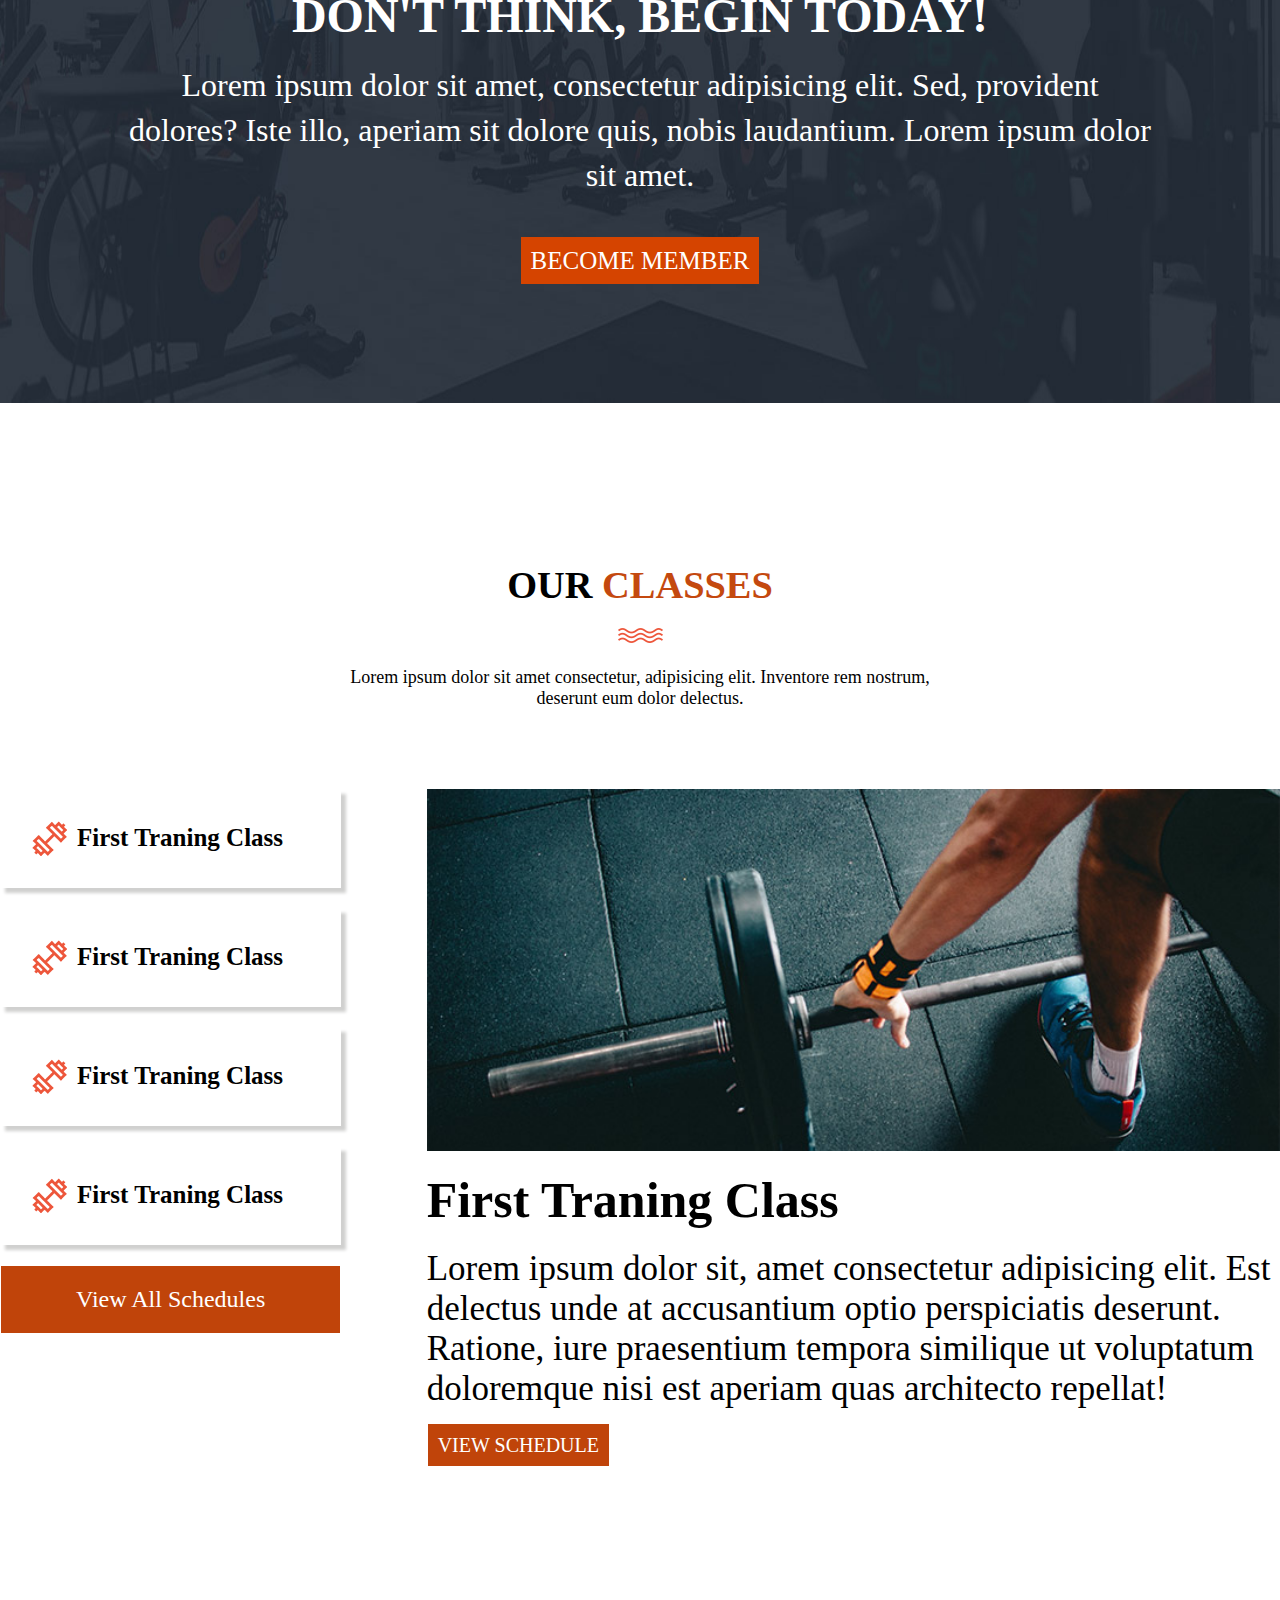
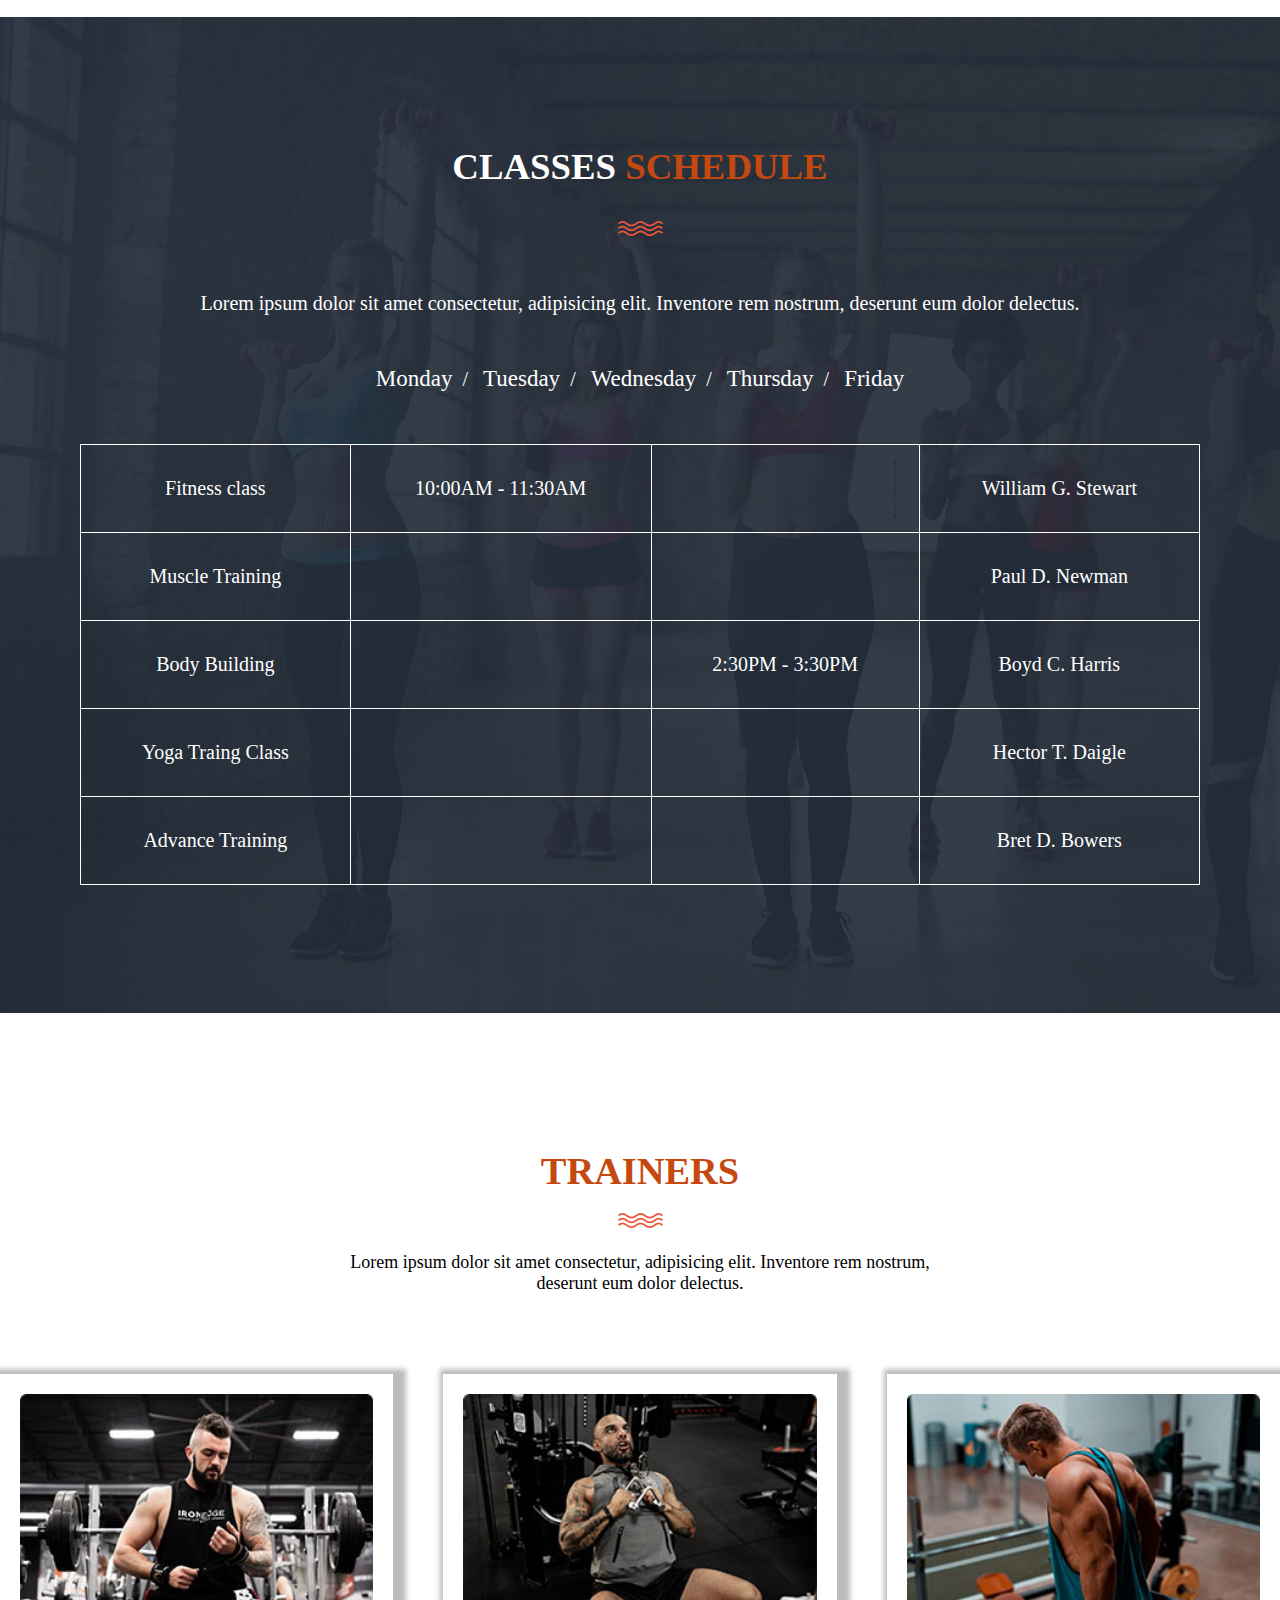
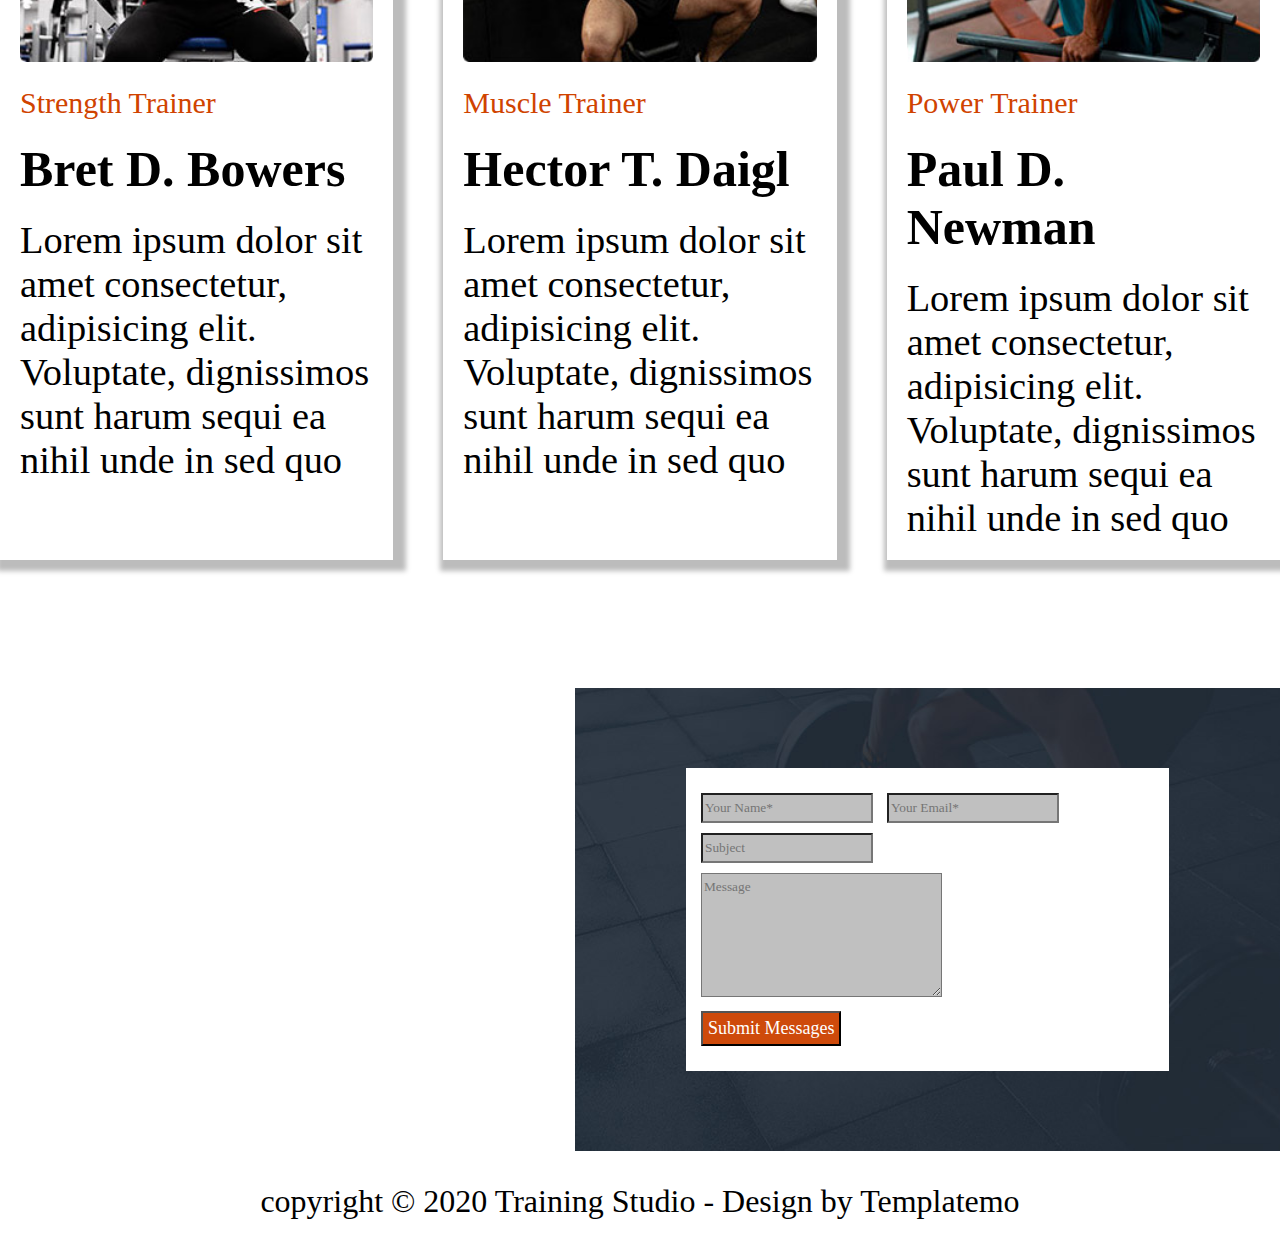
<file: project_3/index.html>
<!DOCTYPE html>
<html lang="en">

<head>
  <meta charset="UTF-8">
  <meta name="viewport" content="width=device-width, initial-scale=1.0">
  <meta http-equiv="X-UA-Compatible" content="ie=edge">
  <title>Document</title>
  <link rel="stylesheet" href="style.css">
</head>

<body>
  <header class="header">
    <div class="head-wrapper">
      <div class="nav">
        <div class="logo">
          <a href="">
            <h1>TRAINING <span class="stu ">STUDIO</span></h1>
          </a>
        </div>
        <div class="nav-links">
          <ul>
            <li><a href="#">HOME</a></li>
            <li><a href="#">ABOUT</li>
            <li><a href="#">CLASS</a></li>
            <li><a href="#">SCHEDULE</a></li>
            <li><a href="#">CONTACT</a></li>
            <li><a href="#">SIGNUP</a></li>
          </ul>
        </div>
      </div>
      <div class="head content">
        <p>WORK HARDER, GET STRONGER</p>
        <h1>EASY WITH OUR <span class="col">GYM</span></h1>
        <p><a href="#">BECOME A MEMBER</a></p>
      </div>
    </div>
  </header>
  <main>
    <div class="section">
      <div class="section-one">
        <h2>CHOOSE <span class="col">PROGRAM</span></h2>
        <p class="img"><img src="./images/line-dec.png" alt=""></p>
        <p>Lorem ipsum dolor sit amet consectetur, adipisicing elit. Inventore rem nostrum, deserunt eum dolor delectus.</p>
      </div>
      <div class="section-sport">
        <div class="container">
          <img src="./images/features-first-icon.png" alt="">
          <div class="content">
            <h3>Basic fitness</h3>
            <p>Lorem ipsum dolor sit amet consectetur adipisicing elit. Nesciunt molestias.</p>
            <a href="#">DISCOVER MORE</a>
          </div>
        </div>
        <div class="container">
          <img src="./images/features-first-icon.png" alt="">
          <div class="content">
            <h3>Advance Muscle Course</h3>
            <p>Lorem ipsum dolor sit amet consectetur adipisicing elit. Nesciunt molestias.</p>
            <a href="#">DISCOVER MORE</a>
          </div>
        </div>
        <div class="container">
          <img src="./images/features-first-icon.png" alt="">
          <div class="content">
            <h3>New Gym Training</h3>
            <p>Lorem ipsum dolor sit amet consectetur adipisicing elit. Nesciunt molestias.</p>
            <a href="#">DISCOVER MORE</a>
          </div>
        </div>
        <div class="container">
          <img src="./images/features-first-icon.png" alt="">
          <div class="content">
            <h3>Yoga Training</h3>
            <p>Lorem ipsum dolor sit amet consectetur adipisicing elit. Nesciunt molestias.</p>
            <a href="#">DISCOVER MORE</a>
          </div>
        </div>
        <div class="container">
          <img src="./images/features-first-icon.png" alt="">
          <div class="content">
            <h3>Basic Muscle Course</h3>
            <p>Lorem ipsum dolor sit amet consectetur adipisicing elit. Nesciunt molestias.</p>
            <a href="#">DISCOVER MORE</a>
          </div>
        </div>
        <div class="container">
          <img src="./images/features-first-icon.png" alt="">
          <div class="content">
            <h3>Body Building Course</h3>
            <p>Lorem ipsum dolor sit amet consectetur adipisicing elit. Nesciunt molestias.</p>
            <a href="#">DISCOVER MORE</a>
          </div>
        </div>
      </div>
    </div>
    <div class="section-two">
      <h2>DON'T THINK, BEGIN TODAY!</h2>
      <p>Lorem ipsum dolor sit amet, consectetur adipisicing elit. Sed, provident dolores? Iste illo, aperiam sit dolore quis, nobis laudantium. Lorem ipsum dolor sit amet.</p>
      <a href="#">BECOME MEMBER</a>
    </div>
    <div class="section-three">
      <div class="three-content">
        <h2>OUR<span class="col"> CLASSES</span></h2>
        <p class="img"><img src="./images/line-dec.png" alt=""></p>
        <p>Lorem ipsum dolor sit amet consectetur, adipisicing elit. Inventore rem nostrum, deserunt eum dolor delectus.</p>
      </div>
      <div class="flex-container">
        <div class="classes">
          <div class="class">
            <img src="./images/tabs-first-icon.png" alt="">
            <h3>First Traning Class</h3>
          </div>
          <div class="class">
            <img src="./images/tabs-first-icon.png" alt="">
            <h3>First Traning Class</h3>
          </div>
          <div class="class">
            <img src="./images/tabs-first-icon.png" alt="">
            <h3>First Traning Class</h3>
          </div>
          <div class="class">
            <img src="./images/tabs-first-icon.png" alt="">
            <h3>First Traning Class</h3>
          </div>
          <a href="#" class="clas">View All Schedules</a>
        </div>
        <div class="desc">
          <img src="./images/training-image-01.jpg" alt="">
          <div class="des-content">
            <h2>First Traning Class</h2>
            <p>Lorem ipsum dolor sit, amet consectetur adipisicing elit. Est delectus unde at accusantium optio perspiciatis deserunt. Ratione, iure praesentium tempora similique ut voluptatum doloremque nisi est aperiam quas architecto repellat!</p>
            <a href="#">VIEW SCHEDULE</a>
          </div>
        </div>
      </div>
    </div>
    <div class="section-four">
      <h2>CLASSES<span class="col"> SCHEDULE</span></h2>
      <p class="img"><img src="./images/line-dec.png" alt=""></p>
      <p>Lorem ipsum dolor sit amet consectetur, adipisicing elit. Inventore rem nostrum, deserunt eum dolor delectus.</p>
      <p class="lin"><a href="#">Monday</a>/
        <a href="#">Tuesday</a>/
        <a href="#">Wednesday</a>/
        <a href="#">Thursday</a>/
        <a href="#">Friday</a>
      </p>
      <table>

        <tr>
          <td>Fitness class</td>
          <td>10:00AM - 11:30AM</td>
          <td></td>
          <td>William G. Stewart</td>
        </tr>
        <tr>
          <td>Muscle Training</td>
          <td></td>
          <td></td>
          <td>Paul D. Newman</td>
        </tr>
        <tr>
          <td>Body Building</td>
          <td></td>
          <td>2:30PM - 3:30PM</td>
          <td>Boyd C. Harris</td>
        </tr>
        <tr>
          <td>Yoga Traing Class</td>
          <td></td>
          <td></td>
          <td>Hector T. Daigle</td>
        </tr>
        <tr>
          <td>Advance Training</td>
          <td></td>
          <td></td>
          <td>Bret D. Bowers</td>
        </tr>
      </table>
    </div>
    <div class="footer">
      <div class="three-content">
        <h2><span class="col"> TRAINERS</span></h2>
        <p class="img"><img src="./images/line-dec.png" alt=""></p>
        <p>Lorem ipsum dolor sit amet consectetur, adipisicing elit. Inventore rem nostrum, deserunt eum dolor delectus.</p>
      </div>
      <div class="foot-card">
        <div class="card">
          <div class="img-conte"><img src="./images/first-trainer.jpg" alt=""><a href="">Strength Trainer</a></div>
          <div class="foot-content">
            <h2>Bret D. Bowers</h2>
            <p>Lorem ipsum dolor sit amet consectetur, adipisicing elit. Voluptate, dignissimos sunt harum sequi ea nihil unde in sed quo</p>
          </div>
        </div>
        <div class="card">
          <div class="img-conte"><img src="./images/second-trainer.jpg" alt=""><a href="">Muscle Trainer</a></div>
          <div class="foot-content">
            <h2>Hector T. Daigl</h2>
            <p>Lorem ipsum dolor sit amet consectetur, adipisicing elit. Voluptate, dignissimos sunt harum sequi ea nihil unde in sed quo</p>
          </div>
        </div>
        <div class="card">
          <div class="img-conte"><img src="./images/third-trainer.jpg" alt=""><a href="">Power Trainer</a></div>
          <div class="foot-content">
            <h2>Paul D. Newman</h2>
            <p>Lorem ipsum dolor sit amet consectetur, adipisicing elit. Voluptate, dignissimos sunt harum sequi ea nihil unde in sed quo</p>
          </div>
        </div>
      </div>
      
      <div class="map-wrapper">
        <div class="map">
       <iframe src="https://www.google.com/maps/embed?pb=!1m18!1m12!1m3!1d2990.274257380938!2d-70.56068388481569!3d41.45496659976631!2m3!1f0!2f0!3f0!3m2!1i1024!2i768!4f13.1!3m3!1m2!1s0x89e52963ac45bbcb%3A0xf05e8d125e82af10!2sDos%20Mas!5e0!3m2!1sen!2sus!4v1671220374408!5m2!1sen!2sus" width="450" height="450" style="border:0;" allowfullscreen="" loading="lazy" referrerpolicy="no-referrer-when-downgrade"></iframe>
         <!-- <img src="/project_5/images/contact-bg.jpg" alt="">-->
        </div>
        <div class="contact-form">
          <form action="">
            <input type="text" placeholder="Your Name*">
            <input type="text" placeholder="Your Email*">
            <input type="text" class="input" placeholder="Subject">
            <textarea name="" id="" cols="30" rows="7" placeholder="Message "></textarea>
            <input type="button" value="Submit Messages">
          </form>
        </div>
      </div>
     <div class="foot">
       <p>copyright &copy;  2020 Training Studio - Design by Templatemo</p>
     </div>
    </div>

  </main>

</body>

</html
</file>
<file: Admin Dashbord/style.css>
.grid-container {
  height: 100vh;

  display: grid;
  grid-template-columns: 300px 1fr;
  grid-template-rows: 120px 1fr;
  grid-template-areas:
    "side header"
    "side main";
}
.header {
  background: #777777;
  grid-area: header;
}
.side {
  background: #292828;
  grid-area: side;
}
.main {
  background: #cfcfcf;
  grid-area: main;

  display: grid;
  grid-template-columns: 1fr 250px;
}
.left {
  display: grid;
  grid-template-columns: repeat(2, 1fr);
  grid-template-rows: repeat(3, 1fr);
  column-gap: 15px;
  row-gap: 20px;
  padding: 20px 15px;
}
.right {
  display: grid;
  padding: 20px;
  gap: 10px;
}
.card {
  background: #fff;
  border: 1px solid;
  border-radius: 15px;
}
.right .card{
    padding: 30px 10px;
}
</file>
<file: Gradient websit with parallax effect/style.css>
:root {
  --black: #000;

}

* {
  box-sizing: border-box;
  margin: 0;
  padding: 0;
  font-family: Georgia, 'Times New Roman', Times, serif;
  /*  border: 2px solid red;*/
}

.nav-bar {
  display: flex;
  justify-content: space-around;
  align-items: center;
  padding: 15px 10px;
}

.nav-bar ul {
  list-style: none;
  padding: 0;
}

.nav-bar ul li {
  display: inline-block;
  padding: 8px 15px;
}

.nav-bar li a {
  font-size: 1.4rem;
  text-decoration: none;
  color: var(--black);
}

.parallax {
  display: flex;
  flex-direction: column;
  position: relative;
  width: 100%;
  height: 100vh;
  background: url("./image/header-bg.jpg") no-repeat;
  background-attachment: fixed;
  background-size: 120% 120%;
  justify-content: center;
  align-items: center;
  padding: 5rem;
  color: #FFFFFF;
}

.parallax::before{
  background: linear-gradient(to top,rgba(166, 138, 28,0.7),rgba(165, 29, 194, 0.53));
  content: '';
  display: block;
  height: 100%;
  position: absolute;
  width: 100%;
  
}


.parallax h1 {
  text-align: center;
  font-size: 4rem;
  margin-bottom: 1em;
  z-index: 10;
}

.parallax a {
  text-decoration: none;
  font-size: 1.7em;
  background-color: white;
  color: black;
  padding: 8px;
  border-radius: 20px;
  z-index: 10;
}

.section-wapper {
  padding: 6rem;
}

.section-wapper .content,
.wrapper .content {
  margin: 0 auto;
  padding: 3rem;

}

.section-wapper .content p,
.wrapper .content p {
  text-align: center;
  font-size: 1.2em;
}

.section-wapper .img-container {
  display: grid;
  grid-template-columns: repeat(auto-fit, minmax(150px, 1fr));
  grid-gap: 20px;

}

.section-wapper .content span,
.wrapper .content span {
  display: block;

}

.section-wapper .content h2,
.wrapper .content h2 {
  text-align: center;
  font-size: 3.6rem;
}

.img-container img {
  width: 100%;
}

.two {
  display: flex;
  flex-direction: column;
  background-color: #241E1C;
  padding: 0;
}

.two .img-container {
  flex: 1;
  padding: 0;
  width: 95%;
  margin-bottom: 1.5em;
}

.two .content {
  flex: 1;
  color: #fff;

}

.two .content p {
  padding: 0;
  font-size: 1em;
  text-align: left;
  margin-bottom: 1.2rem;

}

.two .content button {
  font-size: 20px;
  padding: 10px;
  border-radius: 15px;
}

.wrapper {
  padding: 5rem;
}

.wrapper .content h2 {
  margin: 0.5em;
}

.grid-view {
  display: grid;
  grid-template-columns: repeat(2, 1fr);
  grid-gap: 20px;
  margin-bottom: 2rem
}

.grid {
  display: grid;
  grid-template-rows: repeat(2, 1fr);
  margin: 2em;
}

.grid .contants {
  padding: 1.5em;
}

.grid .icon {
  height: 30%;
}

.grid .contants span {
  display: block;
  font-size: 1.5em;
  font-weight: bolder;
  margin: 5px auto 5px;
}

.grid-imgage {
  display: grid;
  grid-template-columns: repeat(2, 1fr);
  margin-top: 10em;
  grid-column-gap: 5em;
  padding: 0;
}

.grid-imgage img {
  margin: 0;
}

.form-section {
  margin-top: 12em;
}

.form-wrapper {
  box-shadow: -10px 16px 20px grey;
}

.form-wrapper .content {}

.form {
  padding: 5em;
  text-align: center;
}

.form input,
.form select,
.form textarea {
  display: block;
  width: 100%;
  height: 60px;
  box-sizing: border-box;
  margin: 2em 0;
  border: 1px solid gray;


}

.form input,
.form textarea {
  background-color: lightgray;
}

.form button {
  font-size: 1.6em;
  padding: 0.5em 1.3em;
  border-radius: 50px;
}

.footer-wrapper {
  display: grid;
  padding: 10rem;
  background: aliceblue;
}

.address {
  display: grid;
  grid-template-columns: repeat(2, 1fr);
  grid-gap: 20px;
  /*border: 2px solid;*/
  text-align: center;

}

.address .item span {
  font-weight: bold;
  font-size: 1.5em;
}

.sect {
  border: 2px solid;
}
footer{
  text-align: center;
}

.footr {
  background-color: #080808;
  color: #FFFFFF;
  padding: 5rem;
}


.foot-wrapper {
  display: grid;
  grid-template-columns: repeat(2, 1fr);
  grid-gap: 20px;
  justify-content: center;
  align-content: center;

}

.image-container {
  display: grid;
  grid-template-columns: repeat(4, 1fr);
  grid-gap: 5px;
}

.foot-wrapper div>span {
  display: block;
  font-size: 2em;
  padding: 10px;

}

.foot-wrapper div>input {
  height: 30px
}

.foot-wrapper div {
  text-align: left;
  padding: 1.4em 0;
}

.footer-end {
  text-align: center;
  padding: 5em;
}

.follow {
  /*margin-top: -140px;*/
}

/*
@media only screen and (max-width: 500px) {
  body {
    margin: 0;
    padding: 0;
    background-color: lightblue;
  }

  .grid-imgage {
    display: grid;
    grid-template-columns: repeat(1, 1fr);
    margin-top: 10em;
    justify-content: center;
    align-content: center;
    padding: 0;
  }

  .address {
    display: grid;
    grid-template-columns: repeat(1, 1fr);
    grid-gap: 10px;
    text-align: center;

  }

  .foot-wrapper {
    display: grid;
    grid-template-columns: repeat(1, 1fr);
    grid-gap: 20px;
    justify-content: center;
    align-content: center;

  }

  .grid-view {
    display: grid;
    grid-template-columns: repeat(1, 1fr);
    grid-gap: 10px;
    margin-bottom: 2rem;
    justify-content: center;
    align-content: center;

  }
  .form-section {
  margin: 0;
  padding: 0;
  width: 100%;
  
  font-size: 20px ;
}

.form-wrapper {
  box-shadow: -10px 16px 20px grey;
  padding: 0;
  margin: 0;
  width: 100%;
}

.form-wrapper .content {
  padding: 0;
  margin: 0;
}

.form {
  padding: 0;
  text-align: center;
}


}*/
</file>
<file: Portfolio/style.css>
* {
  margin: 0;
  padding: 0;
  box-sizing: border-box;
  font-family: "Poppins", monospace;
}

body {
  background: #F5F5F5;
  width: 100%;
}

.container {
  background: #fff;
  border-bottom-left-radius: 20%;
  overflow: hidden;
}

.nav {
  display: flex;
  justify-content: space-between;
  align-items: center;
  padding: 1.6rem;
}

.nav_wrapper {
  background: #fff;
}

.navigation nav {
  display: none;
  background: #fff;
}

.hidden {
  display: none;
  position: fixed;
  top: 0;
  left: 0;
  right: 0;
  bottom: 0;
  width: 0%;
  height: 100vh;
  backdrop-filter: blur(20px);
  transition: all 1s;
}

.drawBtn {
  position: absolute;
  left: 90%;
  font-size: 2rem;
}



.hidden.show {
  width: 100%;
  display: block;
}

.hidden ul {
  list-style: none;
  display: flex;
  flex-flow: column nowrap;
  gap: 20px;
  margin: 1.8rem 0;
  padding: 20px;

}

.hidden ul li {
  font-size: 25px;
}

.hidden ul li a {
  text-decoration: none;
  font-size: 25px;
}

.navigation nav ul {
  list-style: none;
  display: inline-block;
}


.navigation nav ul li {
  display: inline;
  padding: 10px 8px;
}

.navigation nav ul li a {
  text-decoration: none;
  font-size: 23px;
  padding: 5px 20px;
  border-radius: 10px;
}

.navigation nav ul li a:hover {
  background: rgba(55, 94, 209, 1);
  color: #fff;
}

#wellcom {
  width: 100%;
  background: url(/project_2/img/headerbg.png);
  background-color: #fff;
  background-repeat: no-repeat;
  background-size: 100%;
  background-position: center center;
  background-position: cover;
  overflow: hidden;

}

.content-wrapper {
  padding: 10rem 1.5rem 7rem;
  margin: 2rem 5px;

}

.content span {
  display: block;
}

.content-wrapper .content {
  font-size: 27px;
  margin: 20px 0;
  color: darkblue;
  font-weight: bolder;
}


.content-wrapper>p {
  font-size: 20px;
  padding: 5px 0rem;
  /*
 padding :5px 20rem; 
 text-align: left;*/
}

.p2 {
  color: #2990FF;
  font-weight: bolder;
  font-size: large;
}

.social-media {
  display: inline;
  list-style: none;
}

.social-media li {
  display: inline;
  padding: 4px;
}

.social-media li a img {
  width: 20px;
  object-fit: contain;
}

.portfolio-wrapper {
  display: flex;
  flex-direction: column;
  gap: 10rem ;
  align-items: center;
  color: rgba(2, 9, 63, 1);

}
.portfolio{
  padding-top: 9rem ;
}

.flex-container {
  width: 80%;
  border-radius: 20px;
  background: #fff;
  border: 1px solid #9A9A9A;
  padding: 10px 20px;

  display: flex;
  flex-direction: column;
  justify-content: center ;
  align-items: center;
  gap: 20px ;
}

.card-image {
  flex: 1;
}

.card-image img {
  width: 100%;
  object-fit: cover;
  border-radius: 4%;
}

.card-content {
  flex: 1;
  padding: 0 1.2rem;
}

.card-content h2 {
  font-size: 25px;
  margin: 0 0 20px;
}

.card-content ul {
  display: inline-block;
}

.card-content p .circle {
  padding: 0 5px;
  width: 3px;
  border-radius: 500%;
  background: #A6A3A3;
  border: 1px solid red;
}

.card-content p {
  font-size: 20px;
  margin: 0 0 10px;
}

.card-content ul li {
  display: inline;
  float: left;
  padding: 5px 10px;
  margin: 7px;
  background: rgba(34, 95, 167, 0.2);
  border-radius: 20px;
}

.card-content ul li a {
  text-decoration: none;
  font-size: 14px;
}

.card-content button {
  display: block;
  font-size: 20px;
  border: 1px solid;
  padding: 16px 12px;
  margin-bottom: 0px;
  border-radius: 13px;
}

/*Model */

.sidebar-overlay.open {
  position: fixed;
  width: 100%;
  height: 100%;
  top: 0;
  left: 0;
  right: 0;
  bottom: 0;
  background: rgba(2, 2, 4, .8);
  z-index: 9;
}


.flex-container.open {
  position: fixed;
  top: 50%;
  left: 50%;
  width: 80%;
  transform: translate(-50%, -50%);
  font-size: 35px;
  z-index: 10;
  margin: 0;
}

.closemodel {
  display: none;
  position: absolute;
  top: 0;
  left: 90%;
  background: #fff;
  font-size: xx-large;
  border: none;
}

/**/


.holder {
  background: #fff;
  margin-top: 8rem;
  overflow: hidden;
  border-top-right-radius: 150px;
}

.about {
  background: #fff;
  padding: 10rem 1.5rem 7rem;
  overflow: hidden;
}

.about-flexcontainer {
  display: flex;
  flex-direction: column;
}

.about-left,
.about-right {
  padding: 3rem 0;
}

.about-left h2 {
  font-size: 4.3em;
  font-weight: bold;
  color: rgba(13, 34, 166, 1);
  margin: 10px 0;
}

.about-left h2 span,
.about-left>button {
  display: block;
}

.about-left>p {
  padding-right: 17px;
  font-size: larger;
  margin: 10px 0;
}

.about-left .p2 {
  padding-top: 1.2rem;
  margin: 10px 0;
}

.about-left>button {
  margin: 20px 0;
  font-size: 20px;
  padding: 1rem;
  border: 1px solid;
  background: #fff;
  color: black;
  border-radius: 10px;
}

.resBtn:hover,
.btnF:active {
  background: limegreen;
  color: #fff;
  box-shadow: 0 4px 0.5rem rgba(30, 30, 30, 0.5);
}

.heade,
.fram {
  font-size: 23px;
  padding: 10px;
  display: flex;
  justify-content: space-between;
  align-items: center;
}

.about-container {
  display: flex;
  flex-direction: column;
}

.img-container {
  display: flex;
  align-items: center;
  justify-content: flex-start;
  margin: 0.7rem;
  padding: 10px;
  background: #F1F1F1;
  border-radius: 10px;
}

.img-container img {
  margin: 10px 20px;
}

.fram {
  padding: 1.5rem 0;
  border-top: 1px solid;
}

.about-foot {
  margin: 1.2rem;
}

.contact {
  text-align: center;
  border-top-left-radius: 100px;
  padding: 3rem;
  background: url(/project_2/img/contact-formdp.png) no-repeat rgba(55, 94, 209, 0.9);
  background-size: 100%;
  background-position: center center;
  background-position: contain;
}

.contact-info {
  margin: 0 auto;
  color: #fff;
  padding: 3rem 0;
  font-size: 1.4rem;
}

.contact-info h2 {
  font-size: 50px;
  margin: 2.3rem;
}

.input {
  display: block;
  width: 100%;
  padding: 1.1rem;
  font-size: 1.2rem;
  border-radius: 10px;
  margin: 20px 0;
  border: 2px outset #fff;
}

.form {
  padding: 0.31rem;
  margin: 1.2rem;
  text-align: left;
}

[type="button"] {
  font-size: 1.2rem;
  padding: 1rem 1rem;
  border-radius: 10px;
}

@media screen and (min-width: 600px) {
  .navigation nav {
    display: block;

  }

  .nav_wrapper {
    position: fixed;
    top: 0;
    width: 100%;
    z-index: 1;
  }

  .navigation nav ul li {
    position: relative;
    animation-name: move;
    animation-duration: 1s;
  }

  .bar {
    display: none;
  }

  .nav {
    display: flex;
    justify-content: space-around;
    animation-name: move;
    animation-duration: 1s;
  }

  .content-wrapper {
    width: 80%;
    margin: 2rem 10rem 13rem;
    text-align: left;
  }

  @-webkit-keyframes move {
    0% {
      left: 100%;
    }

    100% {
      left: 0%;
    }
  }



  .content-wrapper .content {
    position: relative;
    font-size: 32px;
    display: inline-flex;
    animation-name: move;
    animation-duration: 1s;
  }

  .content-wrapper>p {
    font-size: 2rem;
    padding: 5px 30px 5px 0;

  }

  .flex-container {
    flex-direction: row;
  }


  .flex-container .card-content {
    padding: 5px 10px;
  }

  .card-image img {
    width: 100%;
    object-fit: cover;
    padding: 2rem 0;
  }

  .card-content h2 {
    font-size: 30px;
    margin: 10px 0;
  }

  .card-content .pp {
    width: 77%;
  }

  .one {
    order: 1;
    padding: 0 20px 0 0;
  }

  .about-flexcontainer {
    flex-direction: row;
    width: 82%;
    margin: 1.5rem auto;
  }


  .about-right {
    flex: 1;
  }

  .about-left {
    padding: 2rem;
    width: 45%;
  }

  .about-container {
    flex-direction: row;
  }

  .img-container {
    flex-direction: column
  }

  .contact-wrapper {
    width: 58%;
    margin: 0 auto;
  }

  .form {
    text-align: center;
  }

  }
</file>
<file: project_2/style.css>
* {
  margin: 0;
  padding: 0;
  box-sizing: border-box;
  font-family: "Poppins", monospace;
}

body {
  background: #F5F5F5;
}

.container {
  background: #fff;
  border-bottom-left-radius: 20%;
  overflow: hidden;
}

.nav {
  display: flex;
  justify-content: space-between;
  align-items: center;
  padding: 1.6rem;
}

.nav_wrapper {
  background: #fff;
}

.navigation nav {
  display: none;
  background: #fff;
}

.navigation nav ul {
  list-style: none;
  display: inline-block;
}

.navigation nav ul li {
  display: inline;
  padding: 10px 8px;
}

.navigation nav ul li a {
  text-decoration: none;
  font-size: 23px;
  padding: 5px 20px;
  border-radius: 10px;
}

.navigation nav ul li a:hover {
  background: rgba(55, 94, 209, 1);
  color: #fff;
}

#wellcom {
  width: 100%;
  background: url(/project_2/img/headerbg.png);
  background-color: #fff;
  background-repeat: no-repeat;
  background-size: 100%;
  background-position: center center;
  background-position: cover;
  overflow: hidden;

}

.content-wrapper {
  padding: 10rem 1.5rem 7rem;
  margin: 2rem 5px;

}

.content span {
  display: block;
}

.content-wrapper .content {
  font-size: 27px;
  margin: 20px 0;
  color: darkblue;
  font-weight: bolder;
}


.content-wrapper>p {
  font-size: 20px;
  padding: 5px 0rem;
  /*
 padding :5px 20rem; 
 text-align: left;*/
}

.p2 {
  color: #2990FF;
  font-weight: bolder;
  font-size: large;
}

.social-media {
  display: inline;
  list-style: none;
}

.social-media li {
  display: inline;
  padding: 4px;
}

.social-media li a img {
  width: 20px;
  object-fit: contain;
}

.portfolio-wrapper {
  display: flex;
  flex-direction: column;
  align-items: center;
  color: rgba(2, 9, 63, 1);

}

.flex-container {
  margin: 2rem;
  margin-top: 10rem;
  border-radius: 4%;
  background: #fff;
  border: 1px solid #9A9A9A;
  /*box-shadow: 5px 5px 8px rgba(190, 182, 182, 1);*/
}

.card-image {
  padding: 1.2rem;
}

.card-image img {
  width: 100%;
  object-fit: contain;
  border-radius: 4%;
}

.card-content {
  padding: 0 1.2rem;
}

.card-content h2 {
  font-size: 25px;
  margin: 0 0 20px;
}

.card-content ul {
  display: inline-block;
}

.card-content p .circle {
  padding: 0 5px;
  width: 3px;
  border-radius: 500%;
  background: #A6A3A3;
  border: 1px solid red;
}

.card-content p {
  font-size: 20px;
  margin: 0 0 10px;
}

.card-content ul li {
  display: inline;
  float: left;
  padding: 5px 10px;
  margin: 7px;
  background: rgba(34, 95, 167, 0.2);
  border-radius: 20px;
}

.card-content ul li a {
  text-decoration: none;
  font-size: 14px;
}

.card-content button {
  width: 130px;
  display: block;
  font-size: 20px;
  border: 1px solid;
  padding: 12px;
  margin-bottom: 20px;
  border-radius: 20px;
}

.holder {
  background: #fff;
  margin-top: 8rem;
  overflow: hidden;
  border-top-right-radius: 150px;
}

.about {
  background: #fff;
  padding: 10rem 1.5rem 7rem;
  overflow: hidden;
}

.about-flexcontainer {
  display: flex;
  flex-direction: column;
}

.about-left ,.about-right{
  padding: 3rem 0;
}

.about-left h2 {
  font-size: 4.3em;
  font-weight: bold;
  color: rgba(13, 34, 166, 1);
  margin: 10px 0;
}

.about-left h2 span,
.about-left>button {
  display: block;
}

.about-left>p {
  padding-right: 17px;
  font-size: larger;
  margin: 10px 0;
}

.about-left .p2 {
  padding-top: 1.2rem ;
  margin: 10px 0;
}

.about-left>button {
  margin: 20px 0;
  font-size: 20px;
  padding: 1rem;
  border: 1px solid;
  background: #fff;
  color: black;
  border-radius: 10px;
}

.heade,
.fram {
  font-size: 23px;
  padding: 10px;
  display: flex;
  justify-content: space-between;
  align-items: center;
}

.about-container {
  display: flex;
  flex-direction: column;
}

.img-container {
  display: flex;
  align-items: center;
  justify-content: flex-start;
  margin: 0.7rem;
  padding: 10px;
  background: #F1F1F1;
  border-radius: 10px;
}

.img-container img {
  margin: 10px 20px;
}

.fram {
  padding: 1.5rem 0;
  border-top: 1px solid;
}

.about-foot {
  margin: 1.2rem;
}

.contact {
  text-align: center;
  border-top-left-radius: 100px;
  padding: 3rem;
  background: url(/project_2/img/contact-formdp.png) no-repeat rgba(55, 94, 209, 0.9);
  background-size: 100%;
  background-position: center center;
  background-position: contain;
}

.contact-info {
  margin: 0 auto;
  color: #fff;
  padding: 3rem 0;
  font-size: 1.4rem;
}

.contact-info h2 {
  font-size: 50px;
  margin: 2.3rem;
}

.input {
  display: block;
  width: 100%;
  padding: 1.1rem;
  font-size: 1.2rem;
  border-radius: 10px;
  margin: 20px 0;
  border: 2px outset #fff;
}

.form {
  padding: 0.31rem;
  margin: 1.2rem;
  text-align: left;
}

[type="button"] {
  font-size: 1.2rem;
  padding: 1rem 1rem;
  border-radius: 10px;
}

@media screen and (min-width: 890px) {
  .navigation nav {
    display: block;

  }

  .nav_wrapper {
    position: fixed;
    top: 0;
    width: 100%;
    z-index: 1;
  }

  .navigation nav ul li {
    position: relative;
    animation-name: move;
    animation-duration: 1s;
  }

  .bar {
    display: none;
  }

  .nav {
    display: flex;
    justify-content: space-around;
    animation-name: move;
    animation-duration: 1s;
  }

  .content-wrapper {
    width: 80%;
    margin: 2rem 10rem 13rem;
    text-align: left;
  }

  @-webkit-keyframes move {
    0% {
      left: 100%;
    }

    100% {
      left: 0%;
    }
  }



  .content-wrapper .content {
    position: relative;
    font-size: 32px;
    display: inline-flex;
    animation-name: move;
    animation-duration: 1s;
  }

  .content-wrapper>p {
    font-size: 2rem;
    padding: 5px 30px 5px 0;

  }

  .portfolio-wrapper {
    display: flex;

  }

  .flex-container {
    display: flex;
    flex-direction: row;
    margin: 5rem;
    padding: 2rem 20px;
    width: 70%;
    border-radius: 20px;
  }

  .flex-container .card-image,
  .flex-container .card-content {
    flex: 1;
  }

  .flex-container.car-content {
    padding: 5px 10px;
  }

  .card-image img {
    width: 100%;
    object-fit: cover;
    padding: 2rem 0;
  }

  .card-content h2 {
    font-size: 30px;
    margin: 10px 0;
  }

  .card-content .pp {
    width: 77%;
  }

  .one {
    order: 1;
  }

  .about-flexcontainer {
    flex-direction: row;
    width: 82%;
    margin: 1.5rem auto;
  }


  .about-right {
    flex: 1;
  }

  .about-left {
    padding: 2rem;
    width: 45%;
  }

  .about-container {
    flex-direction: row;
  }

  .img-container {
    flex-direction: column
  }

  .contact-wrapper {
    width: 58%;
    margin: 0 auto;
  }

  .form {
    text-align: center;
  }

}
</file>
<file: project_3/style.css>
* {
  margin: 0;
  padding: 0;
  box-sizing: border-box;
  font-family: Georgia, 'Times New Roman', Times, serif;
}

body {
  background: #D5D5D5;
}

.header {
  background: url(./images/contact-bg.jpg) 0 0 no-repeat;
  background-size: 100%;

}

.nav {
  display: flex;
  padding: 1.5rem 0.3rem;
  justify-content: space-between;
  align-items: center;
  backdrop-filter: blur(8px);
}

.nav-links ul {
  list-style: none;
  display: flex;
  align-items: center;

}

.nav-links ul li a {
  font-size: 20px;
  padding: 15px 8px;
  color: white;
  text-decoration: none;
}

.logo a {
  text-decoration: none;
  font-weight: bolder;
  color: #fff;
  font-size: 25px;
}

.nav-links ul li {
  padding: 0 3px;
}

.stu {
  color: #D02E09;
}

.nav-links ul li:first-child a {
  color: rgba(208, 46, 9, 1);
}

.nav-links ul li:last-child a {
  background: rgba(208, 46, 9, 1);
  color: #fff;
}

.head.content {
  text-align: center;
  padding: 4rem 0.7rem 7rem;
  border: 1px solid;
  color: #fff;
}

.head.content h1 {
  font-size: 5rem;
  margin: 2.3rem 0;
}

.col {
  color: rgba(196, 73, 15, 1);
}

.img {
  margin: 1.2rem 0;
}

.head.content p {
  font-size: 25px;
}

.head.content p a {
  text-decoration: none;
  margin-bottom: 5rem;
  font-size: 16px;
  padding: 10px;
  background: rgba(198, 57, 10, 1);
  color: #fff;
}

.section {
  background: #FAFAFA;
  color: #000;
  padding-bottom: 10rem;
}

.section-one {
  text-align: center;
  width: 50%;
  margin: auto;
  padding: 7rem 0;
}

.section-one h2 {
  font-weight: bold;
  font-size: 2.5rem;
}

.section-one p {
  margin: 1.5rem 0 1.rem;
}

.section-sport {
  display: grid;
  grid-template-columns: repeat(2, 1fr);
  gap: 2rem;
  padding: 0 0.5rem;
}

.container {
  display: flex;
}

.content {
  padding: 0 48px 5px 10px;
}

.content h3 {
  font-size: 28px;
  margin: 0 0 8px;
}

.content a {
  text-decoration: none;
  color: rgba(180, 49, 6, 1);
}

.content p {
  margin-bottom: 8px;
  font-size: 18px;
}

.section-two,
.section-four {
  background: #fff url(./images/cta-bg.jpg) 0 0 no-repeat;
  background-size: 100% 100%;
  background-position: cover;
  padding: 8rem;
  color: #fff;
  text-align: center;
}

.section-two h2 {
  font-size: 3rem;
  margin: 20px;
}

.section-two p {
  font-size: 2rem;
  line-height: 1.4;
  margin-bottom: 50px;
}

.section-two a {
  text-decoration: none;
  font-size: 25px;
  color: #fff;
  background: rgba(213, 68, 0, 1);
  padding: 10px;
}

.three-content {
  width: 50%;
  margin: auto;
  text-align: center;

}

.section-three {
  background: #fff;
  padding-bottom: 10rem;
}

.three-content h2 {
  font-size: 2.4rem;
  padding-top: 10rem;
}

.three-content p {
  font-size: 18px;
}

.flex-container {
  display: flex;
  margin-top: 5rem;
}

.classes {
  flex: 1;
  display: flex;
  gap: 20px;
  flex-direction: column;

}

.class {
  padding: 2rem;
  display: flex;
  gap: 10px;
  justify-content: flex-start;
  align-items: center;
  width: 80%;
  background: #fff;
  box-shadow: 5px 5px 3px rgba(20, 18, 17, 0.2)
}

.class h3 {
  font-size: 25px;
}

.desc {
  flex: 2;
  display: flex;
  flex-direction: column;
}

.desc img {
  width: 100%;
  object-fit: contain;
}

.des-content img {}

.des-content h2 ,
.foot-content h2{
  font-size: 50px;
  margin: 20px 0;
}

.des-content p {
  font-size: 35px;
  margin-bottom: 25px;
}

.flex-container .clas,
.des-content a {
  padding: 10px;
  font-size: 20px;
  text-align: center;
  text-decoration: none;
  border: 1px solid;
  background: #C0440A;
  color: #fff;
  width: 80%;
}

.flex-container .clas {
  font-size: 24px;
  padding: 20px;
  box-shadow: 5px 5px 0rgba(20, 18, 17, 0.2);
}

.section-four {
  background: url(./images/schedule-bg.jpg) 0 0 no-repeat;
  padding: 8rem 5rem;
}

.section-four h2 {
  font-size: 2.3rem;
  margin-bottom: 30px;
}

.section-four p {
  padding: 0 5rem 2rem;
  font-size: 20px;
}

table,
table tr,
table tr td {
  border: 1px solid #fff;
  border-collapse: collapse;
}

table {
  width: 100%;
}

table td {
  padding: 2rem;
  font-size: 20px ;
  font-weight: normal;
  text-align: center;
}

.section-four p a {
  text-decoration: none;
  font-size: 23px;
  color: #fff;
  padding: 10px;
}

.lin {
  margin: 1.2rem;
}

.footer {
  background: #fff;
}

.footer .three-content h2 {
  padding-top: 8rem;
}

.footer .three-content {
  padding: 0.5rem 0 5rem;
}
.foot-card{
  display: flex;
  justify-content: space-between;
  gap: 50px ;
  padding-bottom: 8rem ;
}
.card{
  box-shadow: 5px 3px 5px 8px rgba(188, 188, 188, 1);
  padding: 20px ;
}
.img-conte img{
  width: 100%;
  object-fit: contain;
  margin-bottom: 20px ;
}
.img-conte a{
  font-size: 30px ;
  text-decoration: none;
  color: #D04300;
}
.foot-content p{
  font-size: 2.4rem;
  font-weight: normal;
  
}
.map-wrapper{
  display: flex;
  flex-direction: row;
  
}
.map{
  flex: 1;
}
.contact-form{
  flex: 1.2;
  background: url(./images/contact-bg.jpg) 0 0 no-repeat;
  padding: 5rem 0.5rem ;
}
[type="button"],
.input{
  display: block;
}
input, 
textarea{
  padding: 5px 2px;
  margin: 5px ;
  background: rgba(192, 192, 192, 1);
  color: #707070;
}
form{
  padding: 20px 0 20px 10px;
  width: 70%;
  margin: auto;
  background: #fff;
  
}
[type="button"]{
  background: rgba(206, 74, 11, 1);
  color: white;
  font-size: 18px ;
  padding: 5px ;
}
.foot{
  padding: 2rem ;
  background: #fff;
  color: #000;
  text-align: center;
  font-size: 2rem;
}
</file>
